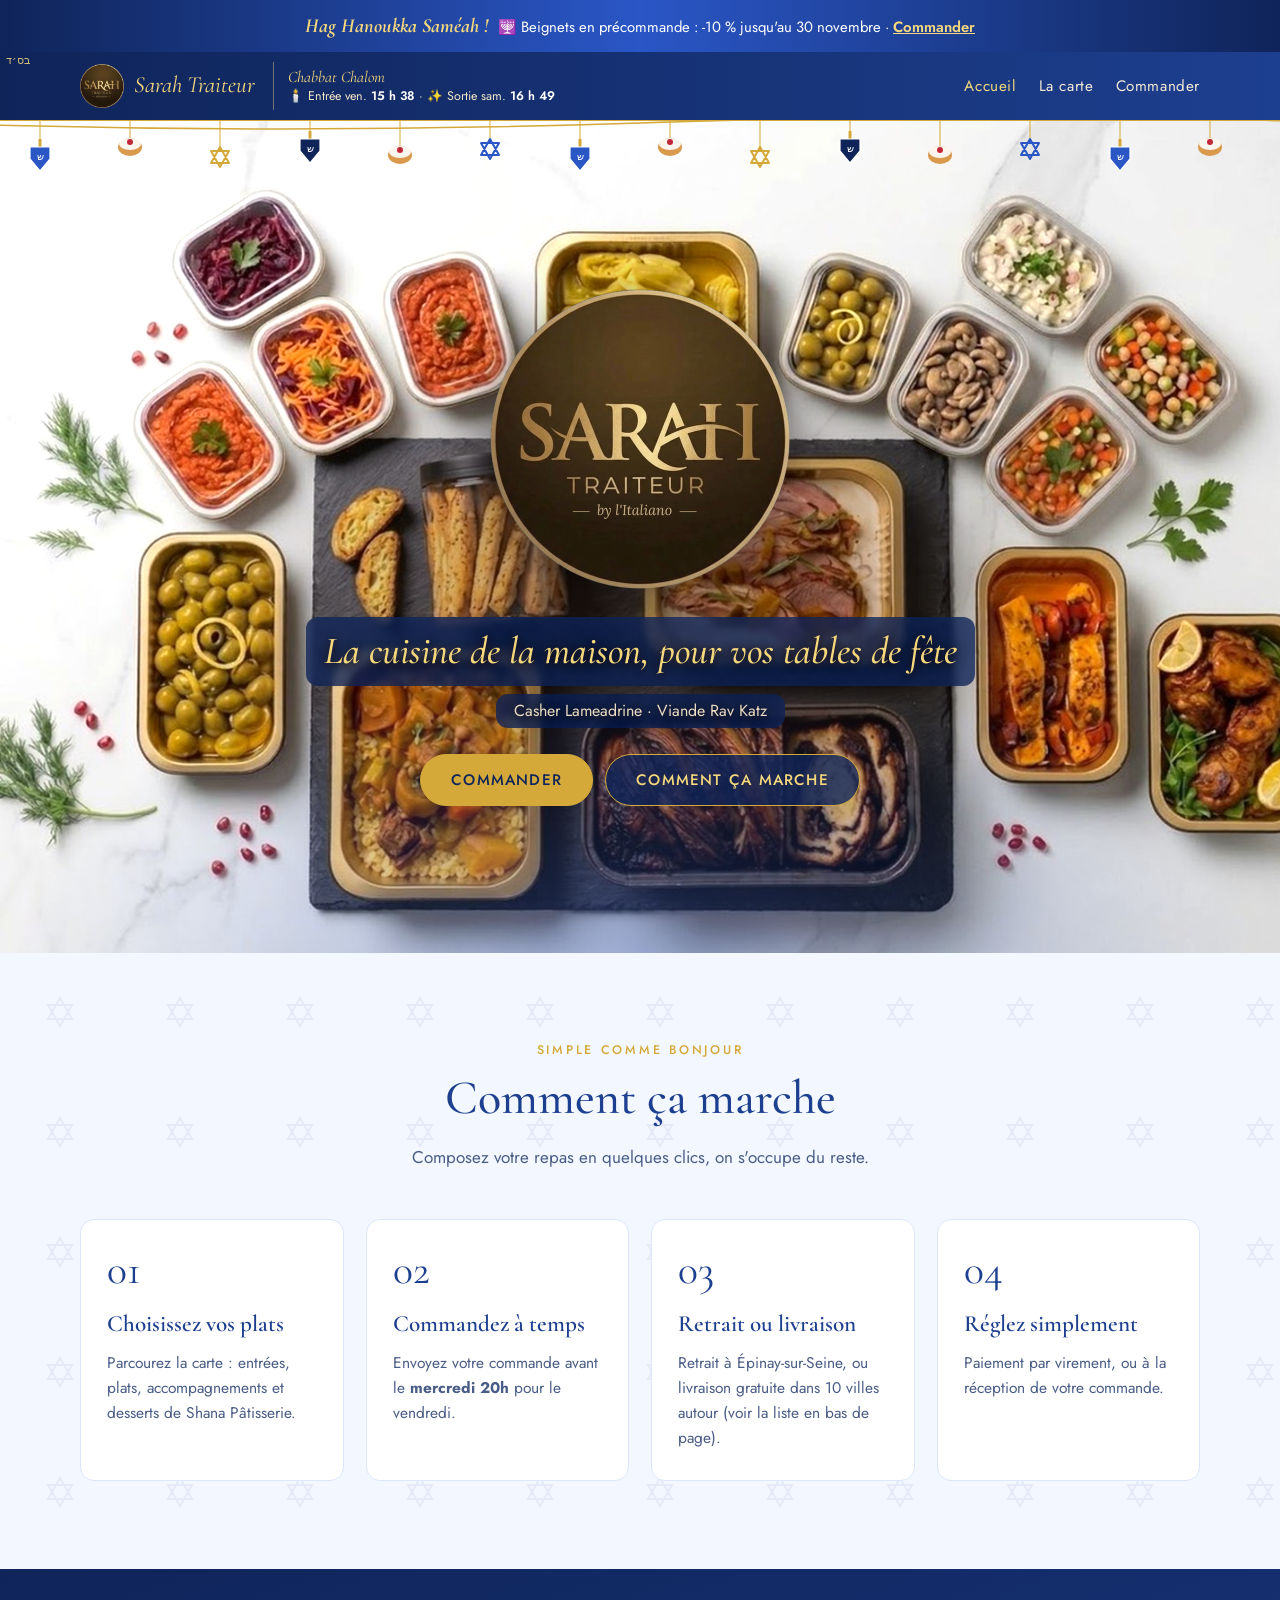
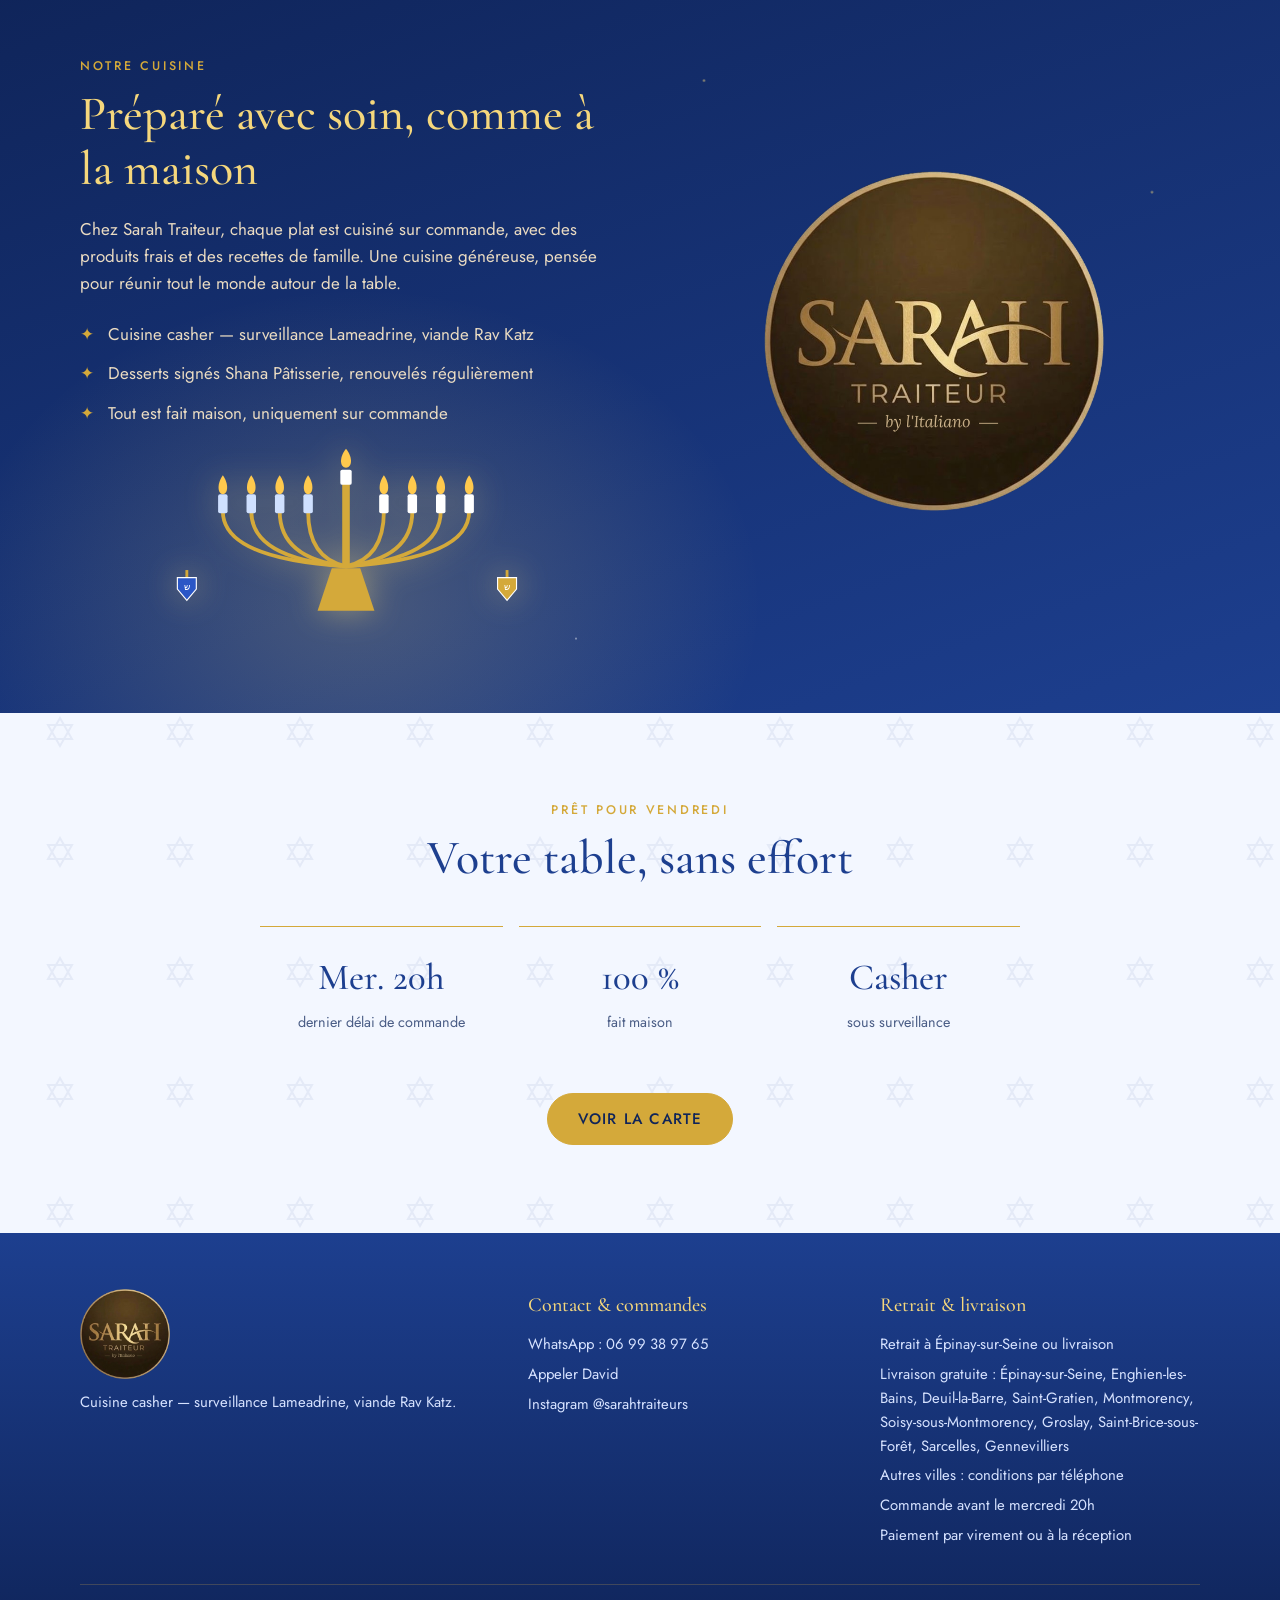
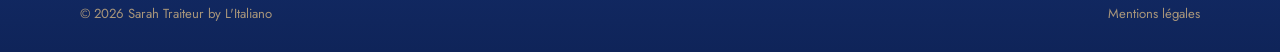
<file: index.html>
<!doctype html>
<html lang="fr">
<head>
  <meta charset="utf-8">
  <meta name="viewport" content="width=device-width, initial-scale=1">
  <title>Sarah Traiteur by L'Italiano — Traiteur casher fait maison</title>
  <meta name="description" content="Sarah Traiteur by L'Italiano : traiteur casher fait maison. Commandez vos plats avant mercredi 20h, retrait à Épinay-sur-Seine ou livraison.">
  <link rel="apple-touch-icon" href="apple-touch-icon.png">
  <link rel="manifest" href="site.webmanifest">
  <meta name="apple-mobile-web-app-title" content="Sarah Traiteur">
  <meta name="theme-color" content="#2e1a10">
  <link rel="icon" href="images/favicon.png" type="image/png">
  <link rel="preconnect" href="https://fonts.googleapis.com">
  <link rel="preconnect" href="https://fonts.gstatic.com" crossorigin>
  <link href="https://fonts.googleapis.com/css2?family=Cormorant+Garamond:ital,wght@0,500;0,600;1,500&family=Jost:wght@400;500;600&display=swap" rel="stylesheet">
  <link rel="preload" as="image" href="images/accueil.jpg" fetchpriority="high">
  <link rel="stylesheet" href="styles.css">
  <link rel="stylesheet" href="hanoukka.css">
</head>
<body data-page="accueil">
  <div id="entete"></div>

  <main>
    <section class="heros" aria-label="Bienvenue">
      <div id="diapos"></div>
      <div class="heros-contenu">
        <img class="heros-logo" src="images/logo.png" alt="Sarah Traiteur by L'Italiano">
        <h1>La cuisine de la maison, pour vos tables de fête</h1>
        <p>Casher Lameadrine · Viande Rav Katz</p>
        <div class="actions">
          <a class="bouton" href="carte.html">Commander</a>
          <a class="bouton contour" href="#comment">Comment ça marche</a>
        </div>
      </div>
      <div class="points" id="points"></div>
    </section>

    <section id="comment">
      <div class="conteneur">
        <div class="centre">
          <span class="surtitre">Simple comme bonjour</span>
          <h2>Comment ça marche</h2>
          <p class="intro">Composez votre repas en quelques clics, on s'occupe du reste.</p>
        </div>
        <div class="etapes">
          <div class="etape"><span class="num">01</span><h3>Choisissez vos plats</h3><p>Parcourez la carte : entrées, plats, accompagnements et desserts de Shana Pâtisserie.</p></div>
          <div class="etape"><span class="num">02</span><h3>Commandez à temps</h3><p>Envoyez votre commande avant le <strong data-limite>mercredi 20h</strong> pour le vendredi.</p></div>
          <div class="etape"><span class="num">03</span><h3>Retrait ou livraison</h3><p>Retrait à Épinay-sur-Seine, ou livraison gratuite dans 10 villes autour (voir la liste en bas de page).</p></div>
          <div class="etape"><span class="num">04</span><h3>Réglez simplement</h3><p>Paiement par virement, ou à la réception de votre commande.</p></div>
        </div>
      </div>
    </section>

    <section class="bande-brune">
      <div class="conteneur deux-col">
        <div>
          <span class="surtitre">Notre cuisine</span>
          <h2>Préparé avec soin, comme à la maison</h2>
          <p>Chez Sarah Traiteur, chaque plat est cuisiné sur commande, avec des produits frais et des recettes de famille. Une cuisine généreuse, pensée pour réunir tout le monde autour de la table.</p>
          <ul class="engagements">
            <li data-casher>Cuisine casher — surveillance Lameadrine, viande Rav Katz</li>
            <li>Desserts signés Shana Pâtisserie, renouvelés régulièrement</li>
            <li>Tout est fait maison, uniquement sur commande</li>
          </ul>
        </div>
        <div class="cadre-logo"><img src="images/logo.png" alt=""></div>
      </div>
    </section>

    <section>
      <div class="conteneur centre">
        <span class="surtitre">Prêt pour vendredi</span>
        <h2>Votre table, sans effort</h2>
        <div class="chiffres">
          <div class="chiffre"><strong>Mer. 20h</strong><span>dernier délai de commande</span></div>
          <div class="chiffre"><strong>100 %</strong><span>fait maison</span></div>
          <div class="chiffre"><strong>Casher</strong><span>sous surveillance</span></div>
        </div>
        <a class="bouton" href="carte.html">Voir la carte</a>
      </div>
    </section>
  </main>

  <div id="pied"></div>
  <script src="donnees.js"></script>
  <script src="reglages.js"></script>
  <script src="app.js"></script>
  <script src="hanoukka.js"></script>
</body>
</html>
</file>
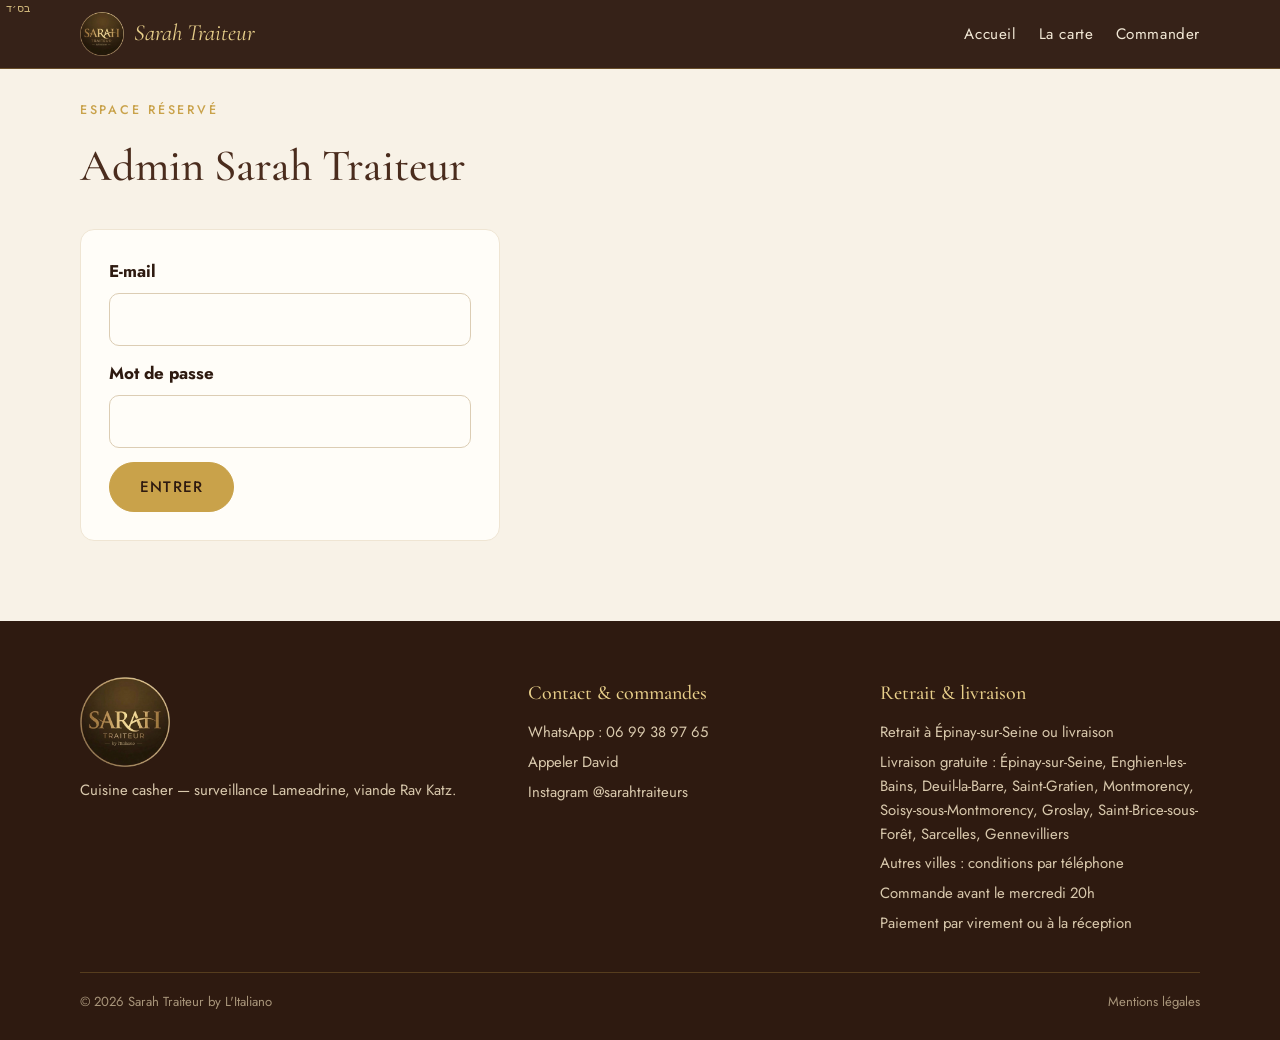
<file: admin.html>
<!doctype html>
<html lang="fr">
<head>
  <meta charset="utf-8">
  <meta name="viewport" content="width=device-width, initial-scale=1">
  <title>Admin — Sarah Traiteur</title>
  <meta name="robots" content="noindex, nofollow">
  <link rel="apple-touch-icon" href="apple-touch-icon.png">
  <meta name="apple-mobile-web-app-title" content="Sarah Admin">
  <meta name="theme-color" content="#2e1a10">
  <link rel="icon" href="images/favicon.png" type="image/png">
  <link rel="preconnect" href="https://fonts.googleapis.com">
  <link rel="preconnect" href="https://fonts.gstatic.com" crossorigin>
  <link href="https://fonts.googleapis.com/css2?family=Cormorant+Garamond:ital,wght@0,500;0,600;1,500&family=Jost:wght@400;500;600&display=swap" rel="stylesheet">
  <link rel="stylesheet" href="styles.css">
  <style>
    .admin { padding-block: 32px 80px; display: grid; grid-template-columns: minmax(0, 1fr); gap: 26px; }
    .admin h1 { font-family: var(--serif); font-weight: 500; font-size: clamp(2rem, 4.5vw, 2.8rem); color: var(--brun); }
    .admin h2 { font-family: var(--serif); font-weight: 500; font-size: 1.7rem; color: var(--brun); margin-bottom: 12px; }
    .connexion { max-width: 420px; }
    .connexion input { width: 100%; font: inherit; padding: 12px 14px; border: 1px solid #dccdb4; border-radius: 10px; background: var(--blanc); margin: 8px 0 14px; }
    .outils { display: flex; gap: 10px; flex-wrap: wrap; align-items: center; }
    .outils select { font: inherit; padding: 10px 12px; border: 1px solid #dccdb4; border-radius: 10px; background: var(--blanc); color: var(--texte); }
    .bouton.secondaire { background: transparent; color: var(--brun); border-color: #dccdb4; }
    .bouton.secondaire:hover { background: var(--creme-2); }
    .bouton.petit { padding: 9px 16px; font-size: .78rem; }
    .onglets { display: flex; gap: 8px; overflow-x: auto; scrollbar-width: none; border-bottom: 1px solid var(--creme-2); padding-bottom: 10px; position: sticky; top: 68px; background: var(--creme); z-index: 20; padding-top: 10px; }
    .onglets button { flex: none; font: inherit; font-weight: 500; font-size: .92rem; padding: 9px 18px; border-radius: 999px; border: 1px solid #dccdb4; background: var(--blanc); color: var(--brun); cursor: pointer; }
    .onglets button[aria-selected="true"] { background: var(--brun); color: var(--or-clair); border-color: var(--brun); }
    .chiffres-admin { display: grid; grid-template-columns: repeat(auto-fill, minmax(min(165px, 100%), 1fr)); gap: 12px; }
    .chiffres-admin div { background: var(--brun); color: var(--creme); border-radius: 12px; padding: 14px 18px; }
    .chiffres-admin strong { display: block; font-family: var(--serif); font-size: 2rem; color: var(--or-clair); font-weight: 500; line-height: 1.1; font-variant-numeric: tabular-nums; }
    .chiffres-admin span { font-size: .85rem; }
    .blocs { display: grid; grid-template-columns: repeat(auto-fill, minmax(min(280px, 100%), 1fr)); gap: 18px; align-items: start; }
    .bloc { background: var(--blanc); border: 1px solid var(--creme-2); border-radius: var(--rayon); padding: 18px 20px; min-width: 0; break-inside: avoid; }
    .bloc h3 { font-family: var(--serif); font-weight: 500; font-size: 1.4rem; color: var(--brun); margin-bottom: 8px; border-bottom: 1px solid var(--creme-2); padding-bottom: 6px; }
    .bloc ul { list-style: none; display: grid; }
    .bloc li { display: flex; justify-content: space-between; gap: 12px; padding: 7px 0; border-bottom: 1px dashed var(--creme-2); }
    .bloc li:last-child { border-bottom: 0; }
    .bloc li b { font-variant-numeric: tabular-nums; color: var(--brun); font-size: 1.1rem; min-width: 2.2em; text-align: right; }
    .cmds { display: grid; gap: 14px; }
    .cmd { background: var(--blanc); border: 1px solid var(--creme-2); border-radius: var(--rayon); padding: 16px 18px; break-inside: avoid; }
    .cmd.annulee { opacity: .55; }
    .cmd-haut { display: flex; justify-content: space-between; gap: 12px; flex-wrap: wrap; align-items: baseline; }
    .cmd-haut h3 { font-size: 1.15rem; color: var(--brun); }
    .cmd-haut .montant { font-family: var(--serif); font-size: 1.5rem; color: var(--brun); font-variant-numeric: tabular-nums; }
    .cmd .infos { color: var(--texte-doux); font-size: .9rem; margin: 4px 0 10px; }
    .cmd .infos a { color: inherit; }
    .cmd ul { list-style: none; border-top: 1px dashed var(--creme-2); padding-top: 8px; display: grid; gap: 4px; font-size: .94rem; }
    .cmd ul small { display: block; color: var(--texte-doux); padding-left: 14px; }
    .cmd .remarque { margin-top: 8px; background: #fbf0e6; border-radius: 8px; padding: 8px 12px; font-size: .9rem; }
    .etats { display: flex; gap: 8px; flex-wrap: wrap; margin-top: 12px; }
    .etats button { font: inherit; font-size: .82rem; padding: 7px 14px; border-radius: 999px; border: 1px solid #dccdb4; background: transparent; color: var(--brun); cursor: pointer; }
    .etats button[aria-pressed="true"] { background: var(--brun); color: var(--or-clair); border-color: var(--brun); }
    .etats button.paye[aria-pressed="true"] { background: #2f6b3a; border-color: #2f6b3a; color: #fff; }
    .etats button.supprimer { margin-left: auto; border-color: #e3b7ae; color: #8a2e22; }
    .etats button.supprimer:hover { background: #8a2e22; color: #fff; border-color: #8a2e22; }
    .etats button.annule[aria-pressed="true"] { background: #8a2e22; border-color: #8a2e22; color: #fff; }
    .pastille { display: inline-block; font-size: .75rem; padding: 2px 10px; border-radius: 999px; background: var(--creme-2); color: var(--brun); margin-left: 6px; vertical-align: middle; }
    .pastille.ok { background: #dcefdc; color: #2f6b3a; }
    .pastille.non { background: #f6e3cf; color: #8a4b12; }
    .tableau { overflow-x: auto; border: 1px solid var(--creme-2); border-radius: var(--rayon); background: var(--blanc); }
    .tableau table { width: 100%; border-collapse: collapse; font-size: .92rem; }
    .tableau th, .tableau td { text-align: left; padding: 10px 14px; border-bottom: 1px solid var(--creme-2); white-space: nowrap; }
    .tableau th { background: var(--creme-2); color: var(--brun); font-weight: 600; }
    .tableau td.n { text-align: right; font-variant-numeric: tabular-nums; }
    .graphe { display: flex; align-items: flex-end; gap: 3px; height: 160px; padding: 10px 4px 0; border-bottom: 1px solid var(--creme-2); }
    .graphe div { flex: 1; background: var(--or); border-radius: 4px 4px 0 0; min-height: 2px; position: relative; }
    .graphe div:hover { background: var(--brun); }
    .graphe-legende { display: flex; justify-content: space-between; font-size: .78rem; color: var(--texte-doux); margin-top: 6px; }
    .barres { list-style: none; display: grid; gap: 10px; }
    .barres li { display: grid; grid-template-columns: minmax(0, 1.3fr) minmax(0, 1fr) auto auto; align-items: center; gap: 10px; border: 0 !important; padding: 0 !important; }
    .barres .b-nom { font-size: .92rem; }
    .barres .b-barre { height: 10px; background: var(--creme-2); border-radius: 999px; overflow: hidden; }
    .barres .b-barre i { display: block; height: 100%; background: var(--or); border-radius: 999px; }
    .barres b { font-variant-numeric: tabular-nums; color: var(--brun); min-width: 2em; text-align: right; }
    .barres small { color: var(--texte-doux); font-size: .78rem; min-width: 3em; text-align: right; }
    .gagnant { margin-top: 18px; background: var(--brun); color: var(--creme); border-radius: var(--rayon); padding: 24px; text-align: center; }
    .gagnant .nom-gagnant { font-family: var(--serif); font-size: clamp(2rem, 6vw, 3rem); color: var(--or-clair); line-height: 1.1; margin: 6px 0; }
    .gagnant .actions-gagnant { display: flex; gap: 10px; justify-content: center; flex-wrap: wrap; margin-top: 16px; }
    .gagnant.roule .nom-gagnant { opacity: .75; }
    .toast { position: fixed; left: 50%; bottom: 24px; transform: translateX(-50%); z-index: 100; background: #2f6b3a; color: #fff; padding: 12px 20px; border-radius: 999px; box-shadow: 0 8px 24px rgba(0,0,0,.25); font-size: .92rem; }
    .toast.erreur { background: #8a2e22; }
    .ouvert-ferme { display: flex; gap: 14px; align-items: center; flex-wrap: wrap; }
    .etat-cmd { font-weight: 600; padding: 6px 14px; border-radius: 999px; }
    .etat-cmd.ouvert { background: #dcefdc; color: #2f6b3a; } .etat-cmd.ferme { background: #f6dcd6; color: #8a2e22; }
    .ed-cat { margin-top: 18px; }
    .ed-plat { display: grid; grid-template-columns: 64px minmax(0, 2fr) minmax(0, 1fr) 96px auto; gap: 10px; align-items: center; padding: 10px 0; border-bottom: 1px dashed var(--creme-2); }
    .ed-plat.masque { opacity: .5; }
    .ed-plat input[type="text"], .ed-plat input[type="number"], .ed-txt { font: inherit; font-size: .9rem; padding: 8px 10px; border: 1px solid #dccdb4; border-radius: 8px; background: var(--blanc); width: 100%; min-width: 0; }
    .ed-plat .desc { grid-column: 2 / 5; }
    .ed-photo { width: 64px; height: 64px; border-radius: 10px; background: var(--creme-2) center/cover no-repeat; border: 1px solid #dccdb4; cursor: pointer; position: relative; display: grid; place-items: center; font-size: .7rem; color: var(--texte-doux); text-align: center; }
    .ed-photo input { position: absolute; inset: 0; opacity: 0; cursor: pointer; }
    .ed-actions { display: flex; flex-direction: column; gap: 6px; font-size: .82rem; }
    .ed-actions label { display: flex; gap: 6px; align-items: center; white-space: nowrap; }
    .ed-modifie { box-shadow: inset 3px 0 0 var(--or); padding-left: 8px; }
    .barre-sauver { position: sticky; bottom: 0; z-index: 30; background: var(--creme); border-top: 1px solid var(--creme-2); padding: 12px 0; display: flex; gap: 10px; align-items: center; flex-wrap: wrap; margin-top: 16px; }
    @media (max-width: 640px) {
      .ed-plat { grid-template-columns: 56px minmax(0, 1fr) 80px; }
      .ed-plat .unite-champ { grid-column: 2 / 3; } .ed-plat .desc { grid-column: 2 / 4; } .ed-actions { grid-column: 2 / 4; flex-direction: row; flex-wrap: wrap; }
      .ed-photo { width: 56px; height: 56px; }
      .barre-sauver { flex-wrap: nowrap; padding: 8px 0; gap: 8px; }
      .barre-sauver .bouton { padding: 10px 14px; font-size: .74rem; white-space: nowrap; }
      #info-sauver { display: none; }
    }
    .message { color: var(--texte-doux); font-style: italic; }
    .erreur-admin { color: #8a2e22; font-weight: 500; }
    .petit-texte { font-size: .85rem; color: var(--texte-doux); }
    @media print {
      #entete, #pied, .outils, .onglets, .etats, .ne-pas-imprimer, .commander-flottant { display: none !important; }
      [data-panneau] { display: block !important; }
      [data-panneau="visites"], [data-panneau="ca"], [data-panneau="clients"], [data-panneau="tirage"], [data-panneau="carte"] { display: none !important; }
      body { background: #fff; }
      .bloc, .cmd { border-color: #999; }
      .chiffres-admin div { background: #fff; color: #000; border: 1px solid #999; }
      .chiffres-admin strong { color: #000; }
    }
  </style>
</head>
<body data-page="admin">
  <div id="entete"></div>

  <main class="conteneur admin">
    <div>
      <span class="surtitre">Espace réservé</span>
      <h1>Admin Sarah Traiteur</h1>
    </div>

    <form class="carte-blanche connexion" id="connexion" hidden>
      <label for="email-admin"><strong>E-mail</strong></label>
      <input id="email-admin" type="email" autocomplete="username" required>
      <label for="mdp"><strong>Mot de passe</strong></label>
      <input id="mdp" type="password" autocomplete="current-password" required>
      <button class="bouton" type="submit">Entrer</button>
      <p class="erreur-admin" id="erreur-connexion" role="alert"></p>
    </form>

    <div id="espace" hidden>
      <div class="outils ne-pas-imprimer">
        <label for="choix-vendredi" class="petit-texte">Jour :</label>
        <select id="choix-vendredi"></select>
        <button class="bouton petit" type="button" id="actualiser">Actualiser</button>
        <button class="bouton petit secondaire" type="button" id="imprimer">Imprimer</button>
        <a class="bouton petit secondaire" id="lien-tableur" target="_blank" rel="noopener" hidden>Google Sheets</a>
        <a class="bouton petit secondaire" href="index.html">Voir le site</a>
        <button class="bouton petit secondaire" type="button" id="deconnexion">Se déconnecter</button>
      </div>
      <p class="petit-texte" id="maj-info" style="margin-top:8px"></p>

      <div class="onglets ne-pas-imprimer" role="tablist" style="margin-top:18px">
        <button type="button" role="tab" data-onglet="resume" aria-selected="true">Résumé</button>
        <button type="button" role="tab" data-onglet="cuisine" aria-selected="false">À préparer</button>
        <button type="button" role="tab" data-onglet="commandes" aria-selected="false">Commandes</button>
        <button type="button" role="tab" data-onglet="clients" aria-selected="false">Clients</button>
        <button type="button" role="tab" data-onglet="carte" aria-selected="false">✏️ Carte & prix</button>
        <button type="button" role="tab" data-onglet="tirage" aria-selected="false">🎁 Tirage au sort</button>
        <button type="button" role="tab" data-onglet="ca" aria-selected="false">Chiffre d'affaires</button>
        <button type="button" role="tab" data-onglet="visites" aria-selected="false">Statistiques</button>
      </div>

      <section data-panneau="resume" style="padding:24px 0 0"></section>
      <section data-panneau="cuisine" style="padding:24px 0 0" hidden></section>
      <section data-panneau="commandes" style="padding:24px 0 0" hidden></section>
      <section data-panneau="clients" style="padding:24px 0 0" hidden></section>
      <section data-panneau="carte" style="padding:24px 0 0" hidden></section>
      <section data-panneau="tirage" style="padding:24px 0 0" hidden></section>
      <section data-panneau="ca" style="padding:24px 0 0" hidden></section>
      <section data-panneau="visites" style="padding:24px 0 0" hidden></section>
    </div>
  </main>

  <div id="pied"></div>
  <script src="donnees.js"></script>
  <script src="reglages.js"></script>
  <script src="app.js"></script>
  <script src="admin.js"></script>
</body>
</html>
</file>
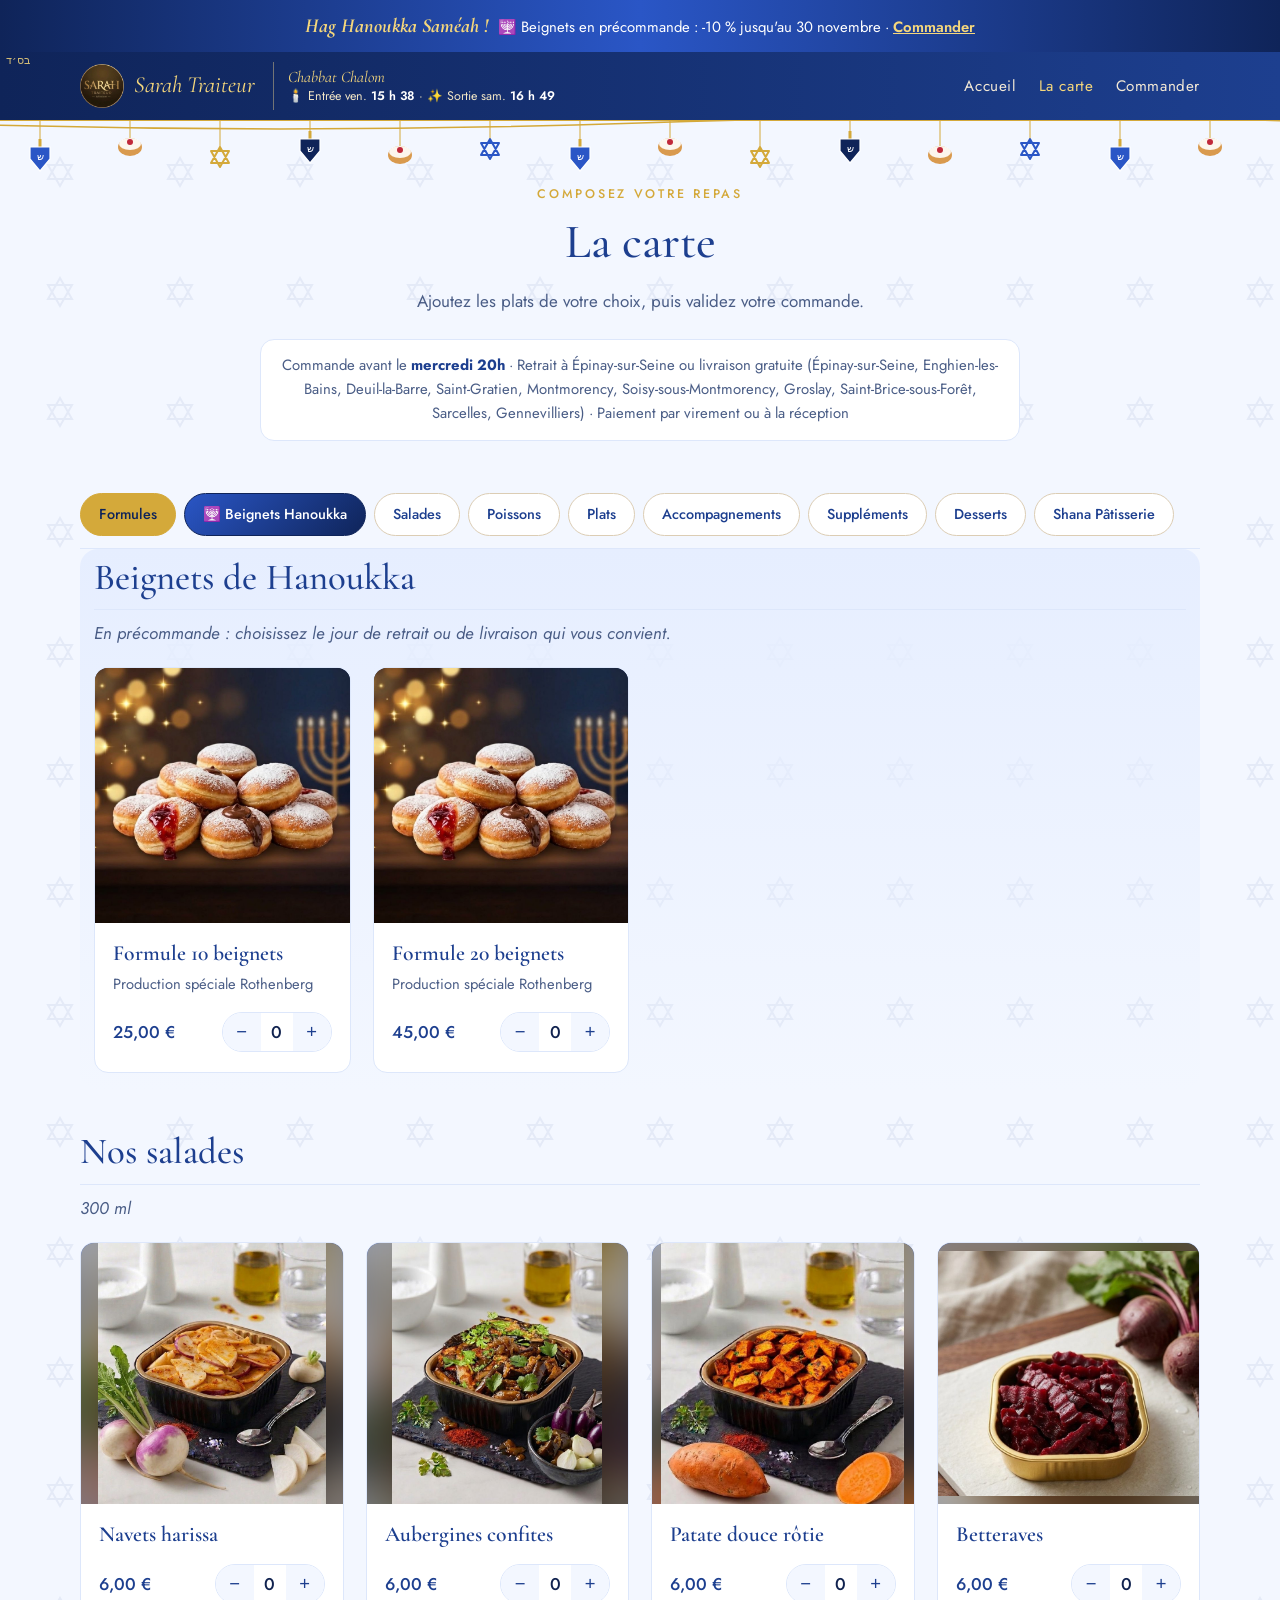
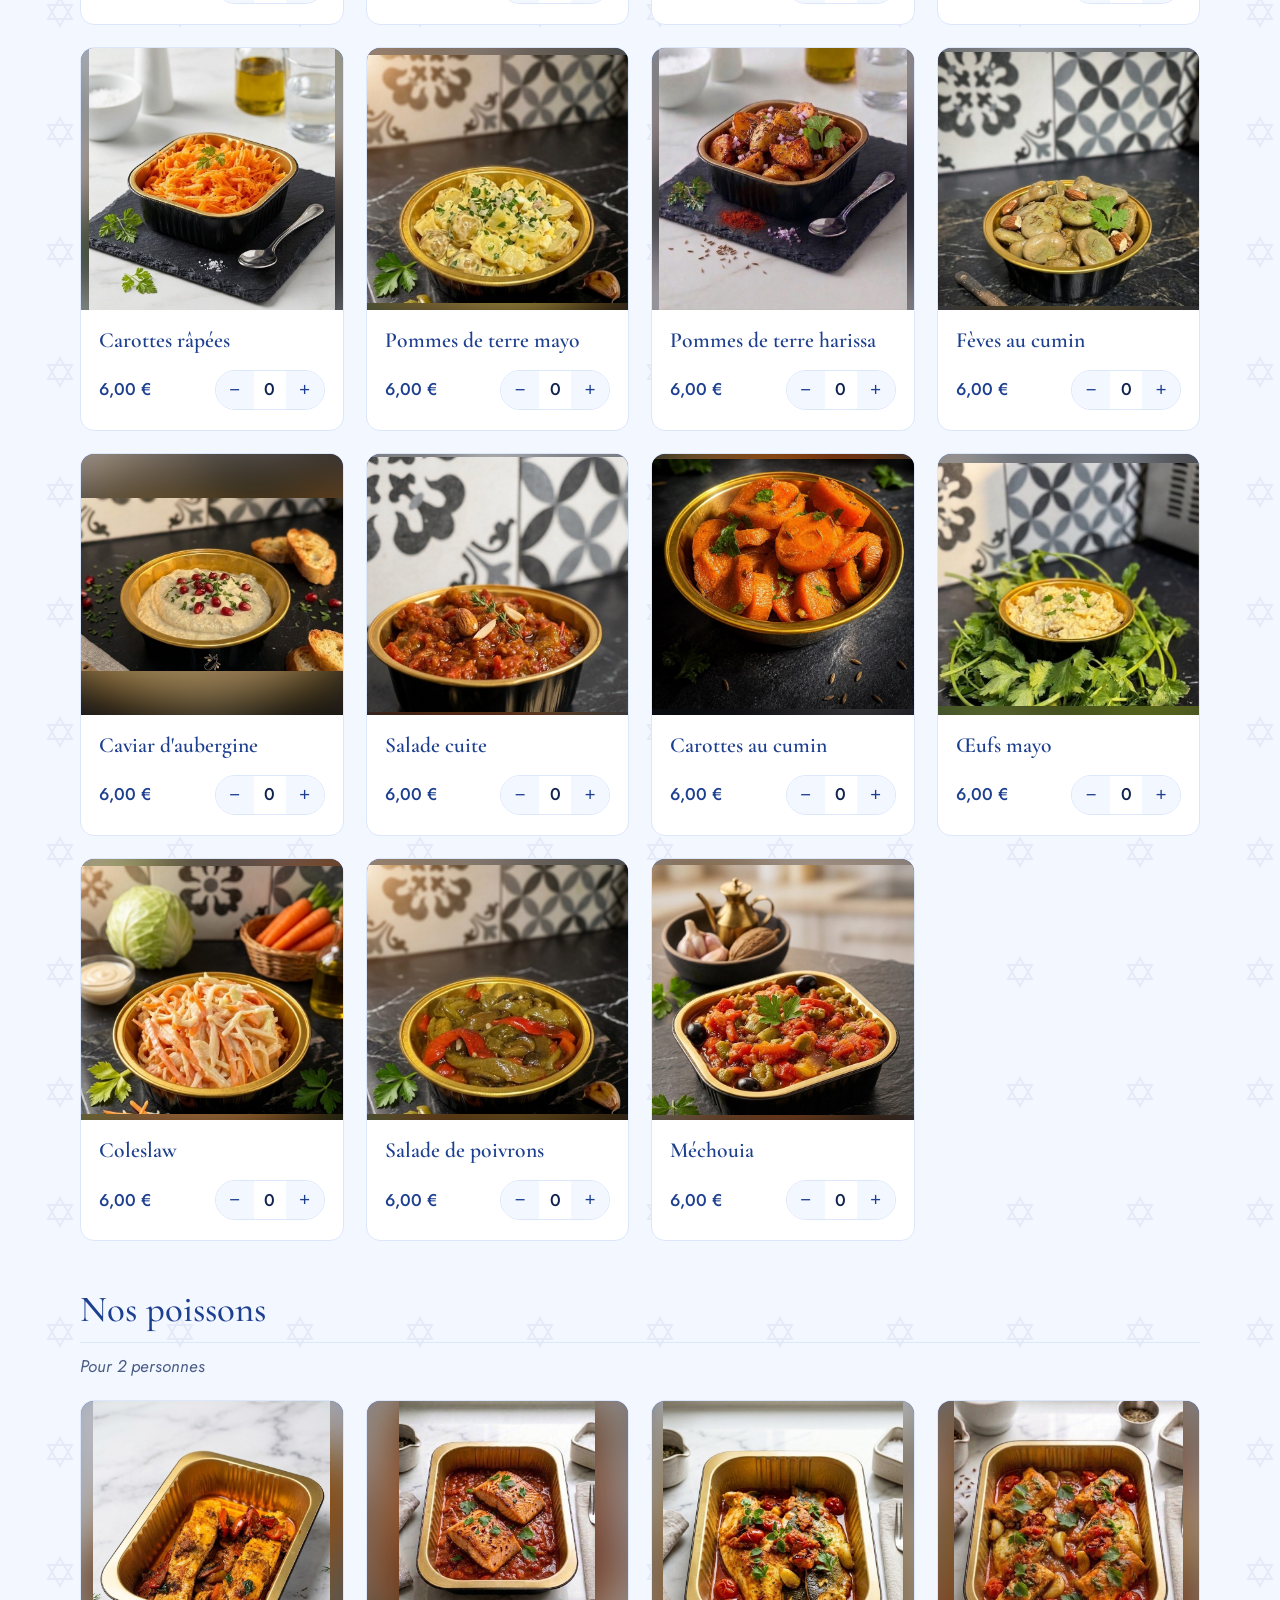
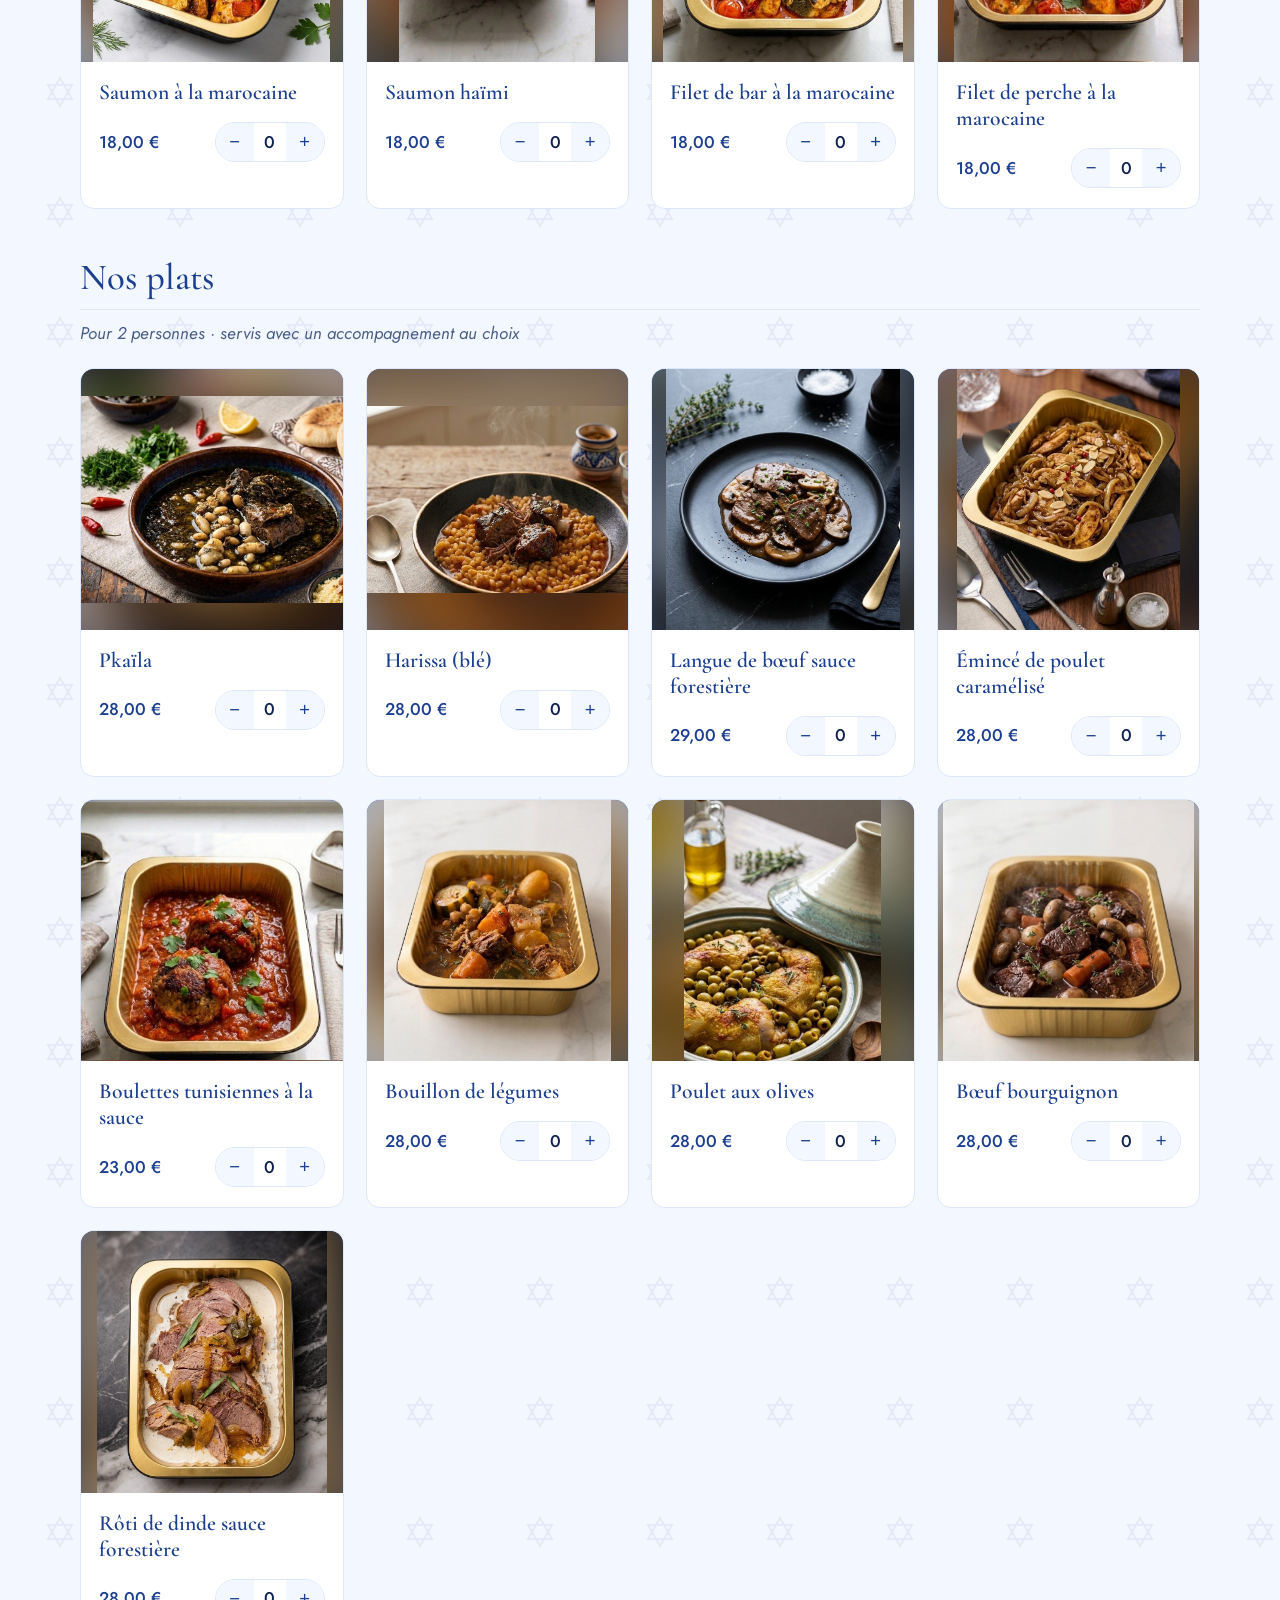
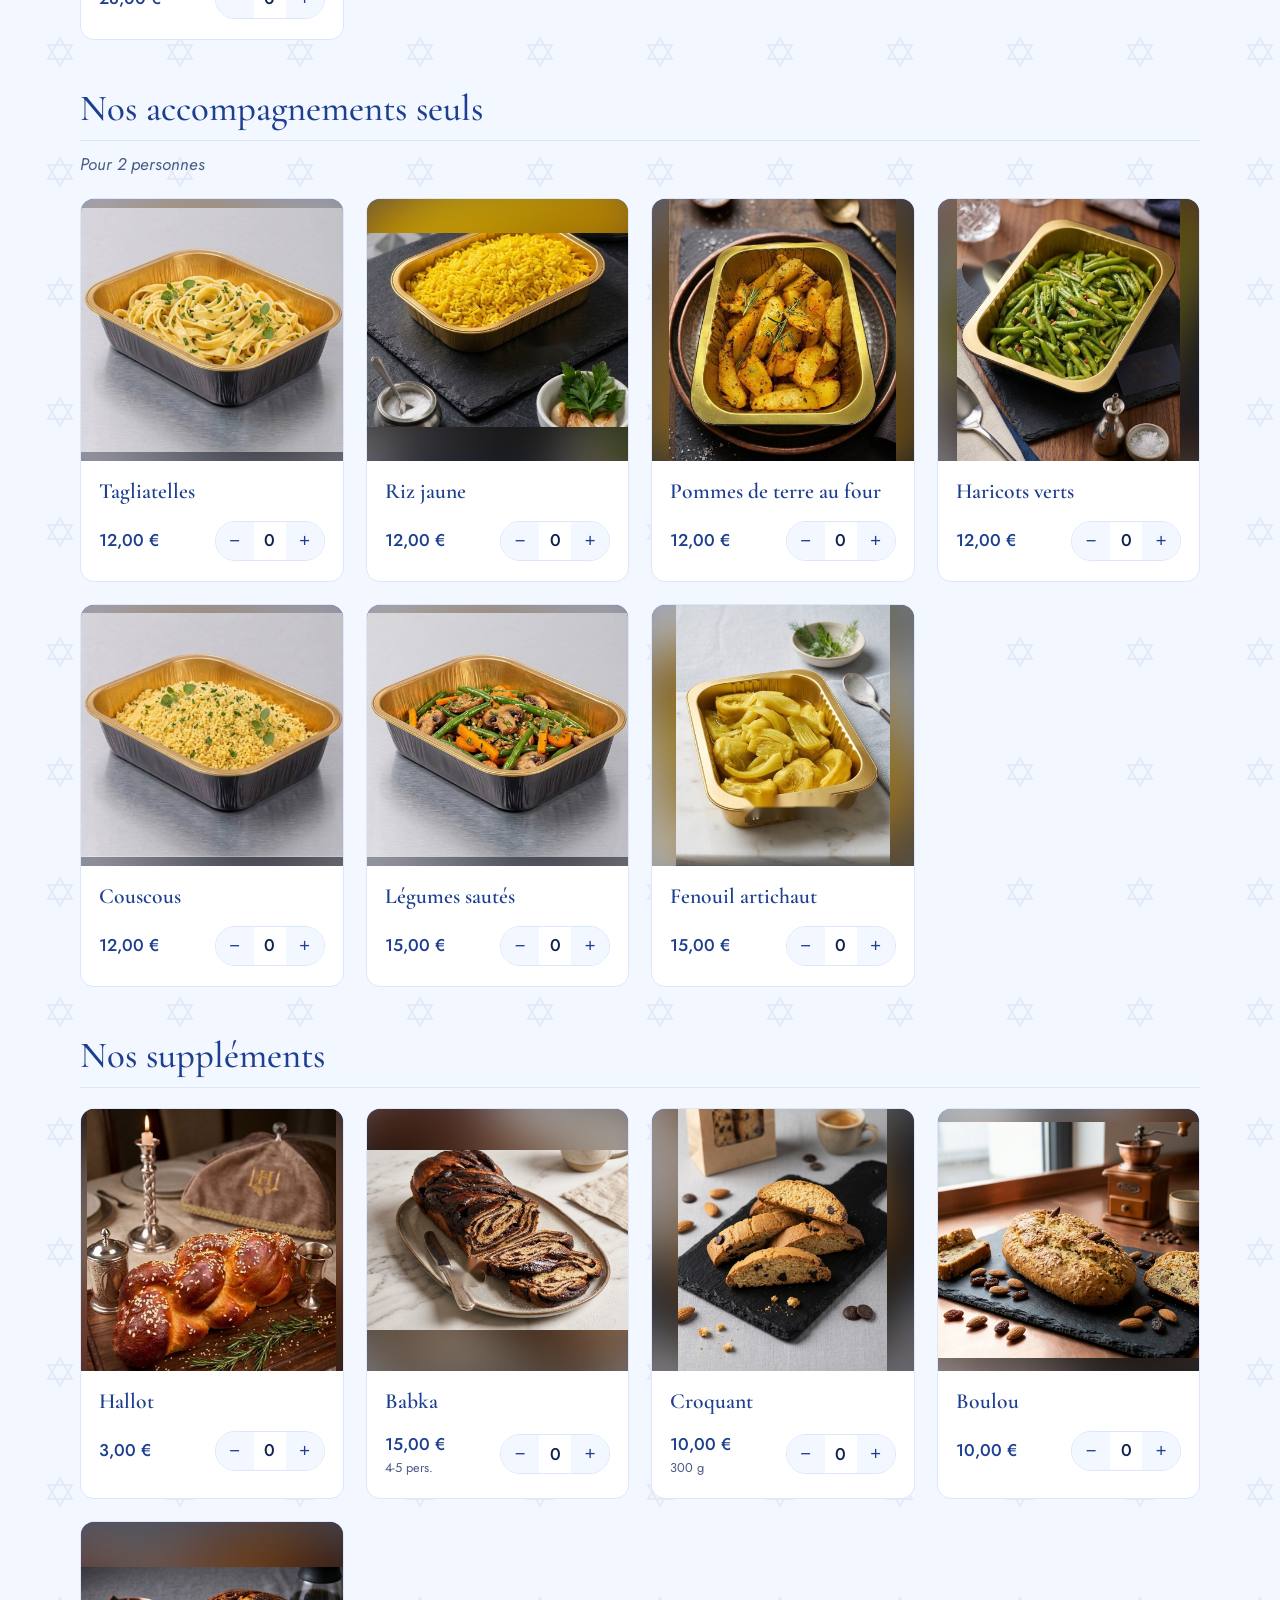
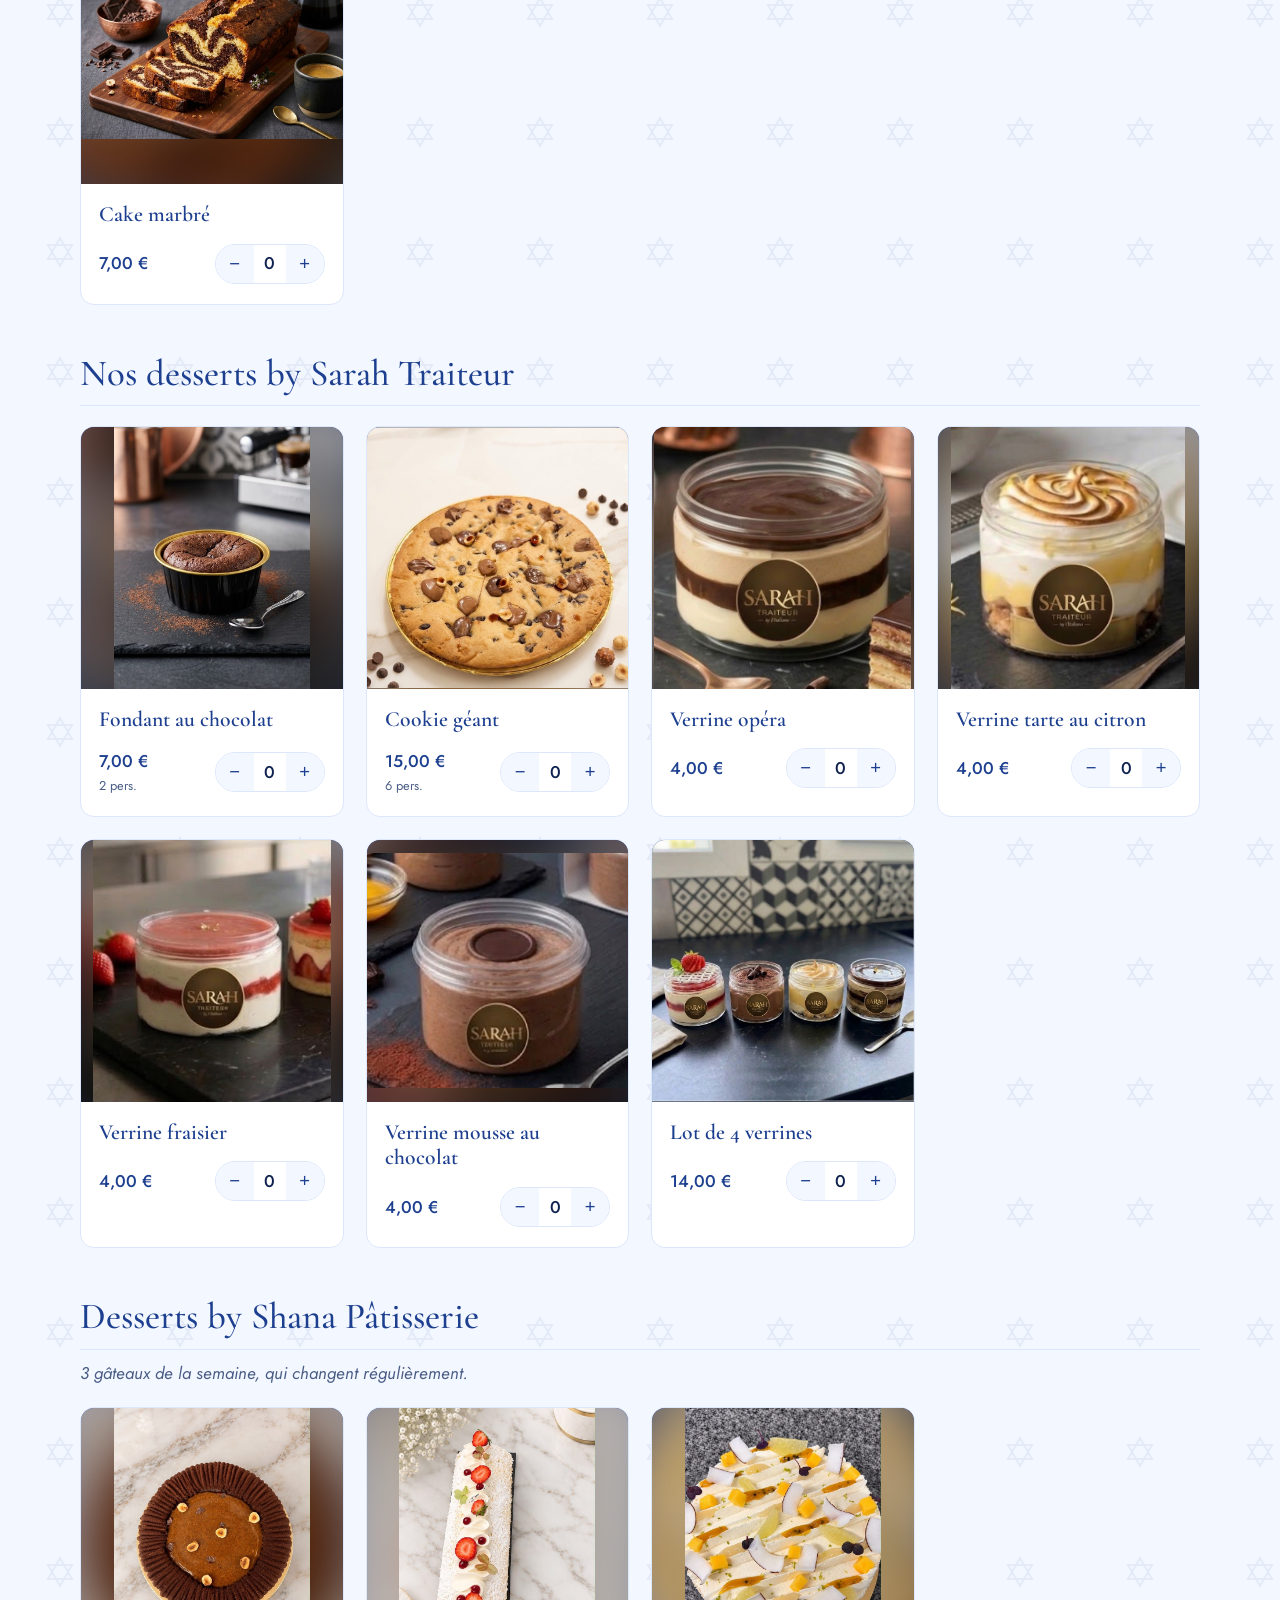
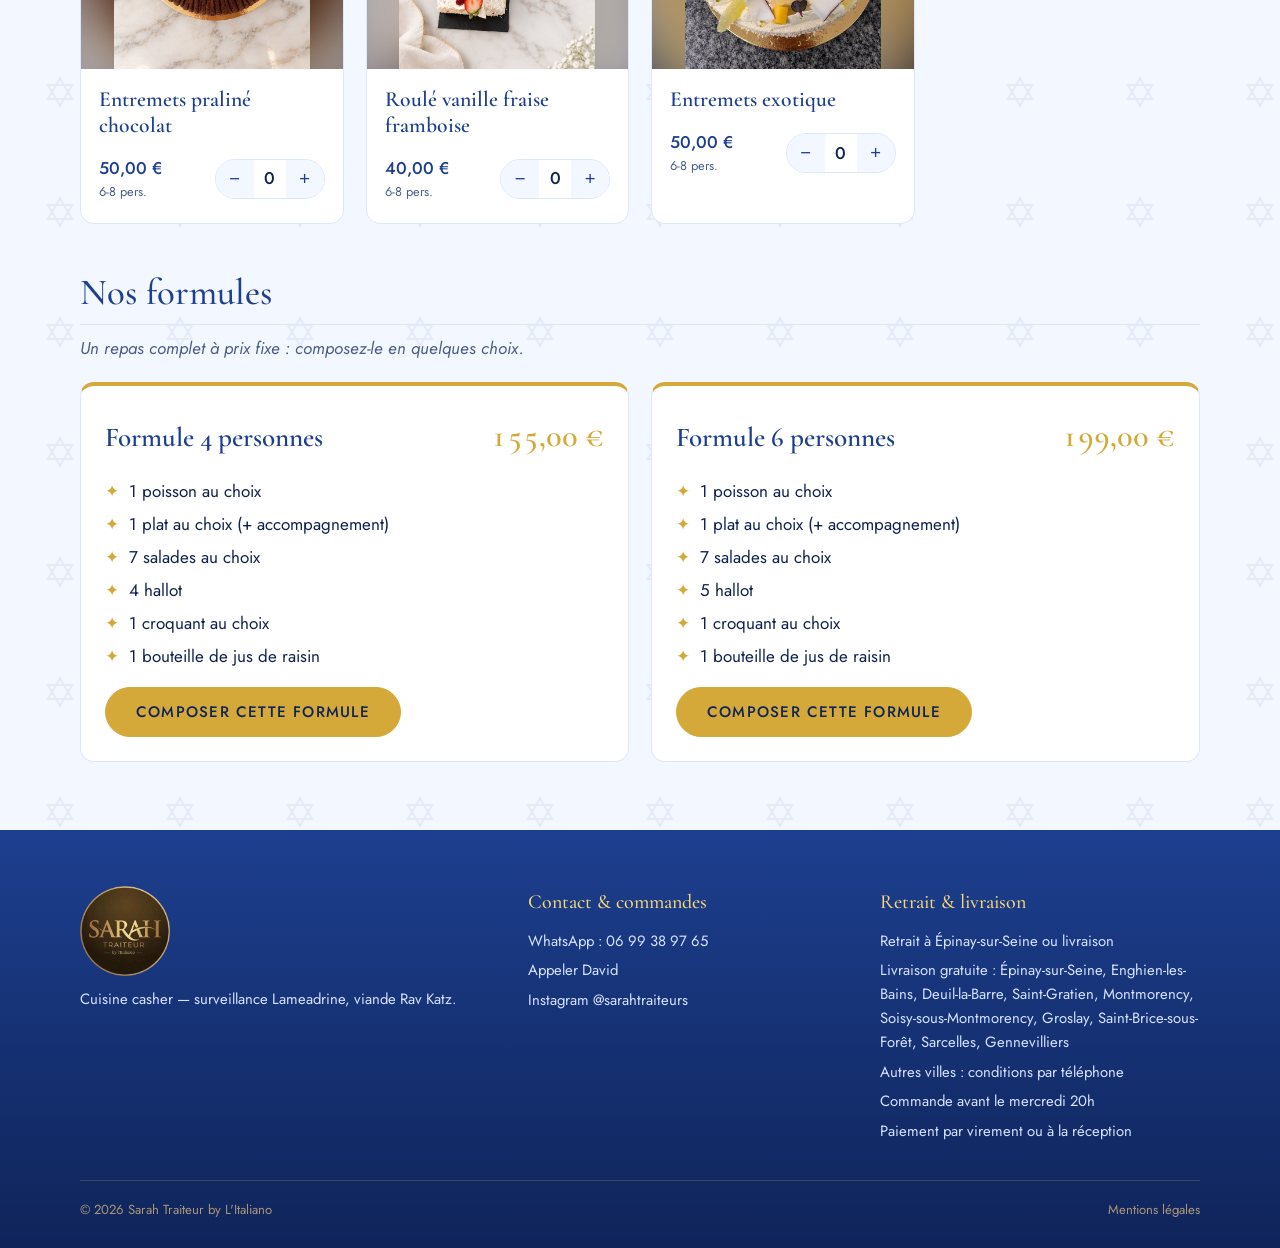
<file: carte.html>
<!doctype html>
<html lang="fr">
<head>
  <meta charset="utf-8">
  <meta name="viewport" content="width=device-width, initial-scale=1">
  <title>La carte — Sarah Traiteur by L'Italiano</title>
  <meta name="description" content="La carte de Sarah Traiteur : entrées, plats, accompagnements et desserts casher faits maison.">
  <link rel="apple-touch-icon" href="apple-touch-icon.png">
  <link rel="manifest" href="site.webmanifest">
  <meta name="apple-mobile-web-app-title" content="Sarah Traiteur">
  <meta name="theme-color" content="#2e1a10">
  <link rel="icon" href="images/favicon.png" type="image/png">
  <link rel="preconnect" href="https://fonts.googleapis.com">
  <link rel="preconnect" href="https://fonts.gstatic.com" crossorigin>
  <link href="https://fonts.googleapis.com/css2?family=Cormorant+Garamond:ital,wght@0,500;0,600;1,500&family=Jost:wght@400;500;600&display=swap" rel="stylesheet">
  <link rel="stylesheet" href="styles.css">
  <link rel="stylesheet" href="hanoukka.css">
</head>
<body data-page="carte">
  <div id="entete"></div>

  <main class="conteneur">
    <div class="page-titre">
      <span class="surtitre">Composez votre repas</span>
      <h2>La carte</h2>
      <p>Ajoutez les plats de votre choix, puis validez votre commande.</p>
      <div class="rappel">Commande avant le <strong id="limite">mercredi 20h</strong> · Retrait à Épinay-sur-Seine ou livraison gratuite (Épinay-sur-Seine, Enghien-les-Bains, Deuil-la-Barre, Saint-Gratien, Montmorency, Soisy-sous-Montmorency, Groslay, Saint-Brice-sous-Forêt, Sarcelles, Gennevilliers) · Paiement par virement ou à la réception</div>
    </div>
    <nav class="menu-categories" id="menu-categories" aria-label="Catégories de la carte"></nav>
    <div id="recommander"></div>
    <div id="carte"></div>
    <div style="height:60px"></div>
  </main>

  <div class="barre-panier" id="barre-panier">
    <div class="conteneur">
      <span id="barre-texte">0 article</span>
      <a class="bouton" href="commander.html">Valider ma commande</a>
    </div>
  </div>

  <div id="pied"></div>
  <script src="donnees.js"></script>
  <script src="reglages.js"></script>
  <script src="app.js"></script>
  <script src="hanoukka.js"></script>
</body>
</html>
</file>
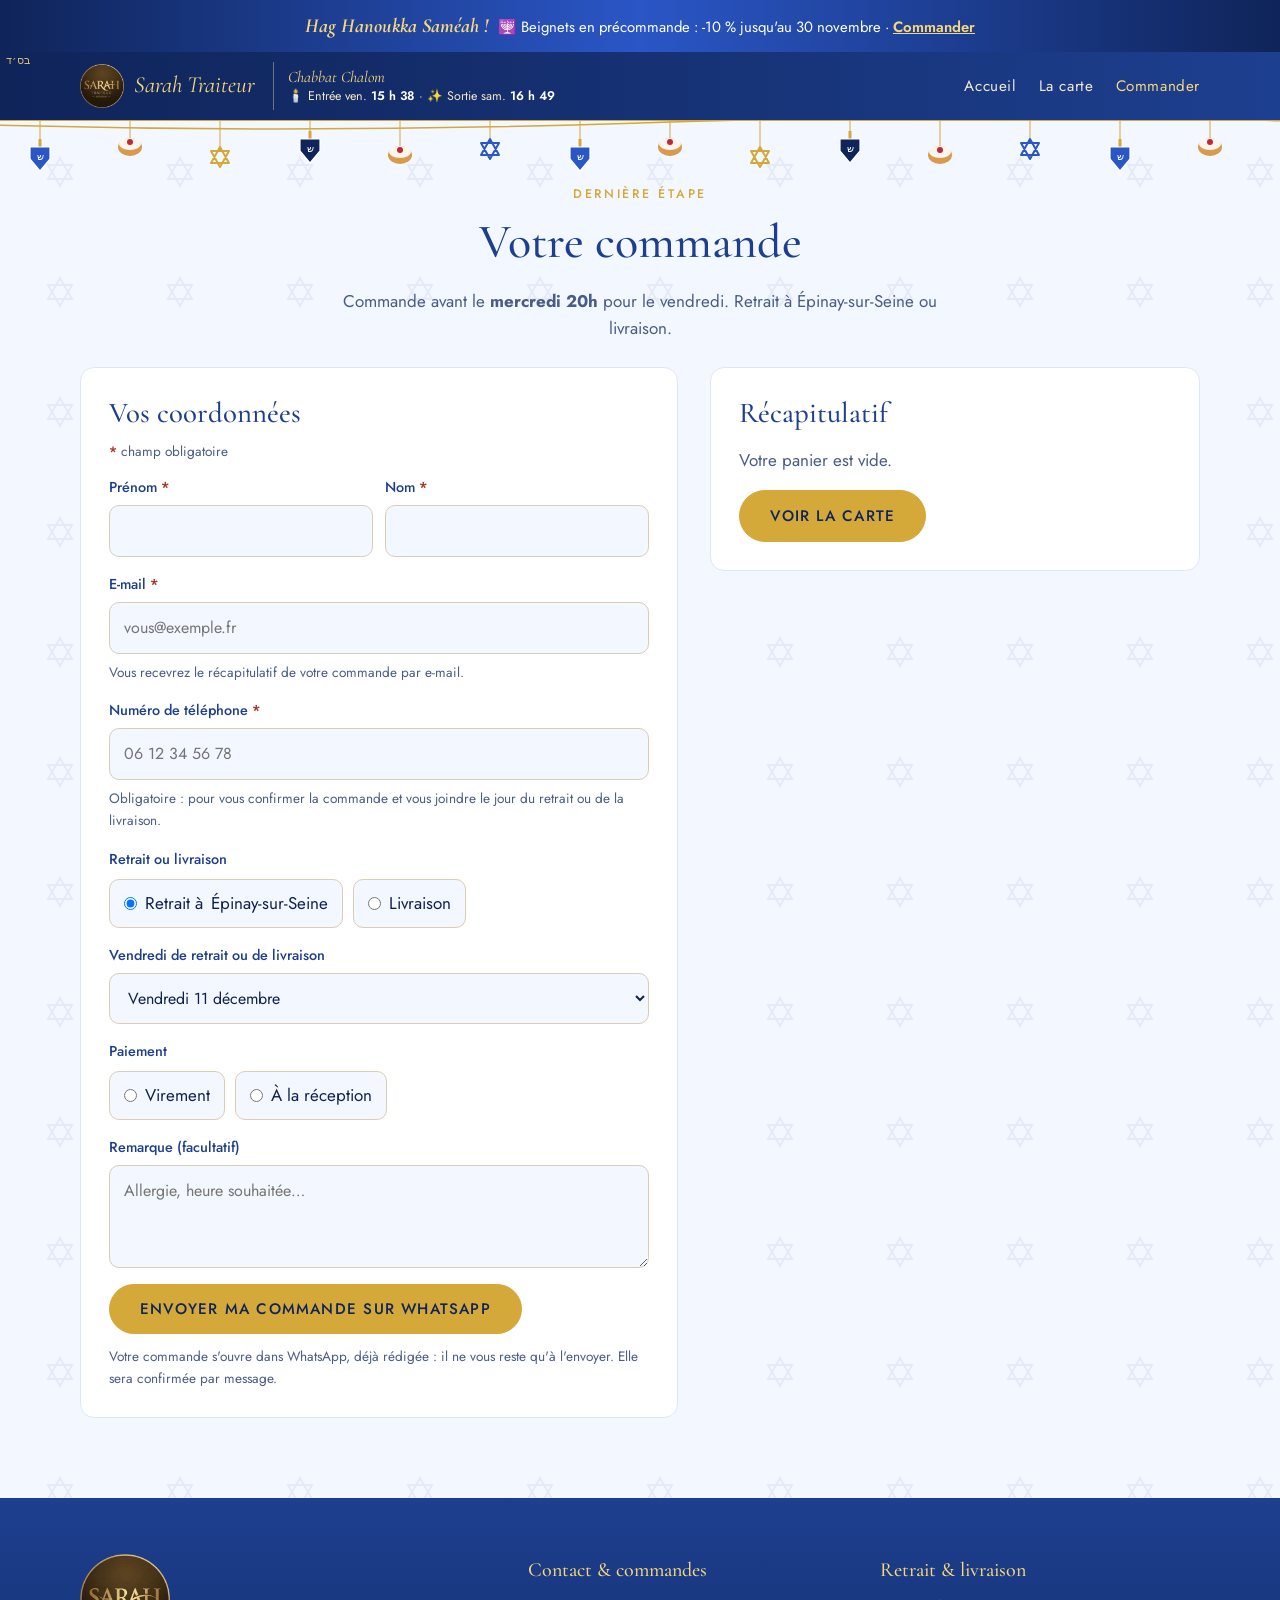
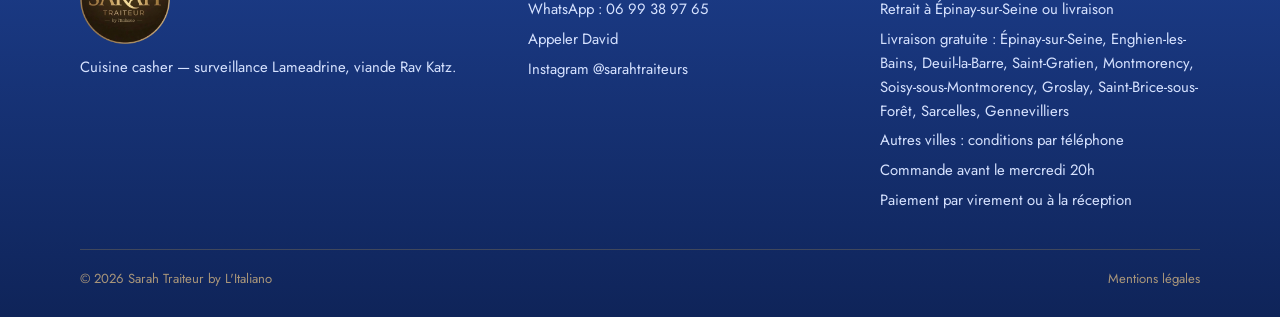
<file: commander.html>
<!doctype html>
<html lang="fr">
<head>
  <meta charset="utf-8">
  <meta name="viewport" content="width=device-width, initial-scale=1">
  <title>Commander — Sarah Traiteur by L'Italiano</title>
  <meta name="description" content="Passez votre commande chez Sarah Traiteur, retrait à Épinay-sur-Seine ou livraison.">
  <link rel="apple-touch-icon" href="apple-touch-icon.png">
  <link rel="manifest" href="site.webmanifest">
  <meta name="apple-mobile-web-app-title" content="Sarah Traiteur">
  <meta name="theme-color" content="#2e1a10">
  <link rel="icon" href="images/favicon.png" type="image/png">
  <link rel="preconnect" href="https://fonts.googleapis.com">
  <link rel="preconnect" href="https://fonts.gstatic.com" crossorigin>
  <link href="https://fonts.googleapis.com/css2?family=Cormorant+Garamond:ital,wght@0,500;0,600;1,500&family=Jost:wght@400;500;600&display=swap" rel="stylesheet">
  <link rel="stylesheet" href="styles.css">
  <link rel="stylesheet" href="hanoukka.css">
</head>
<body data-page="commander">
  <div id="entete"></div>

  <main class="conteneur">
    <div class="page-titre">
      <span class="surtitre">Dernière étape</span>
      <h2>Votre commande</h2>
      <p>Commande avant le <strong id="limite">mercredi 20h</strong> pour le vendredi. Retrait à <span id="adresse"></span> ou livraison.</p>
    </div>

    <div class="commande">
      <form class="carte-blanche" id="formulaire">
        <h2>Vos coordonnées</h2>
        <p class="petit" style="margin:-6px 0 14px"><span class="oblig">*</span> champ obligatoire</p>
        <div class="champ-duo">
          <div class="champ">
            <label for="prenom">Prénom <span class="oblig">*</span></label>
            <input id="prenom" name="prenom" required autocomplete="given-name">
          </div>
          <div class="champ">
            <label for="nom">Nom <span class="oblig">*</span></label>
            <input id="nom" name="nom" required autocomplete="family-name">
          </div>
        </div>
        <div class="champ">
          <label for="email">E-mail <span class="oblig">*</span></label>
          <input id="email" name="email" type="email" inputmode="email" required autocomplete="email" placeholder="vous@exemple.fr">
          <p class="petit" style="margin-top:2px">Vous recevrez le récapitulatif de votre commande par e-mail.</p>
        </div>
        <div class="champ">
          <label for="telephone">Numéro de téléphone <span class="oblig">*</span></label>
          <input id="telephone" name="telephone" type="tel" inputmode="tel" required autocomplete="tel" placeholder="06 12 34 56 78"
                 pattern="^\s*(?:\+33\s?[1-9]|0[1-9])(?:[\s.\-]?\d{2}){4}\s*$"
                 title="Entrez un numéro à 10 chiffres, par exemple 06 12 34 56 78">
          <p class="petit" style="margin-top:2px">Obligatoire : pour vous confirmer la commande et vous joindre le jour du retrait ou de la livraison.</p>
        </div>
        <fieldset>
          <legend>Retrait ou livraison</legend>
          <div class="choix">
            <label><input type="radio" id="mode-retrait" name="mode" value="Retrait" required checked> Retrait à <span data-ville>Épinay-sur-Seine</span></label>
            <label id="choix-livraison"><input type="radio" id="mode-livraison" name="mode" value="Livraison"> Livraison</label>
          </div>
        </fieldset>
        <div class="champ" id="bloc-adresse" hidden>
          <label for="ville">Ville de livraison</label>
          <select id="ville" name="ville"></select>
          <p class="petit" id="info-livraison" style="margin-top:4px"></p>
          <label for="adresse-livraison" style="margin-top:8px">Adresse de livraison</label>
          <textarea id="adresse-livraison" name="adresse" rows="2" autocomplete="street-address" placeholder="Numéro, rue, code postal"></textarea>
        </div>
        <div class="champ" id="bloc-vendredi">
          <label for="date">Vendredi de retrait ou de livraison</label>
          <select id="date" name="date" required></select>
        </div>
        <div class="champ" id="bloc-date-beignets" hidden>
          <label for="date-beignets">Jour souhaité pour vos beignets (précommande) <span class="oblig">*</span></label>
          <input id="date-beignets" name="dateBeignets" type="date">
          <p class="petit" style="margin-top:2px">Les beignets peuvent être retirés ou livrés le jour de votre choix, pas seulement le vendredi.</p>
        </div>
        <fieldset>
          <legend>Paiement</legend>
          <div class="choix">
            <label><input type="radio" name="paiement" value="Virement" required> Virement</label>
            <label><input type="radio" name="paiement" value="À la réception"> À la réception</label>
          </div>
        </fieldset>
        <div class="champ">
          <label for="remarque">Remarque (facultatif)</label>
          <textarea id="remarque" name="remarque" rows="3" placeholder="Allergie, heure souhaitée…"></textarea>
        </div>
        <button class="bouton" type="submit">Envoyer ma commande sur WhatsApp</button>
        <p class="erreur" id="erreur" role="alert"></p>
        <p class="petit">Votre commande s'ouvre dans WhatsApp, déjà rédigée : il ne vous reste qu'à l'envoyer. Elle sera confirmée par message.</p>
        <p class="petit" id="merci" hidden><strong>Merci !</strong> Pensez à appuyer sur « Envoyer » dans WhatsApp.</p>
      </form>

      <aside class="carte-blanche">
        <h2>Récapitulatif</h2>
        <div id="recap"></div>
      </aside>
    </div>
  </main>

  <div id="pied"></div>
  <script src="donnees.js"></script>
  <script src="reglages.js"></script>
  <script src="app.js"></script>
  <script src="hanoukka.js"></script>
</body>
</html>
</file>
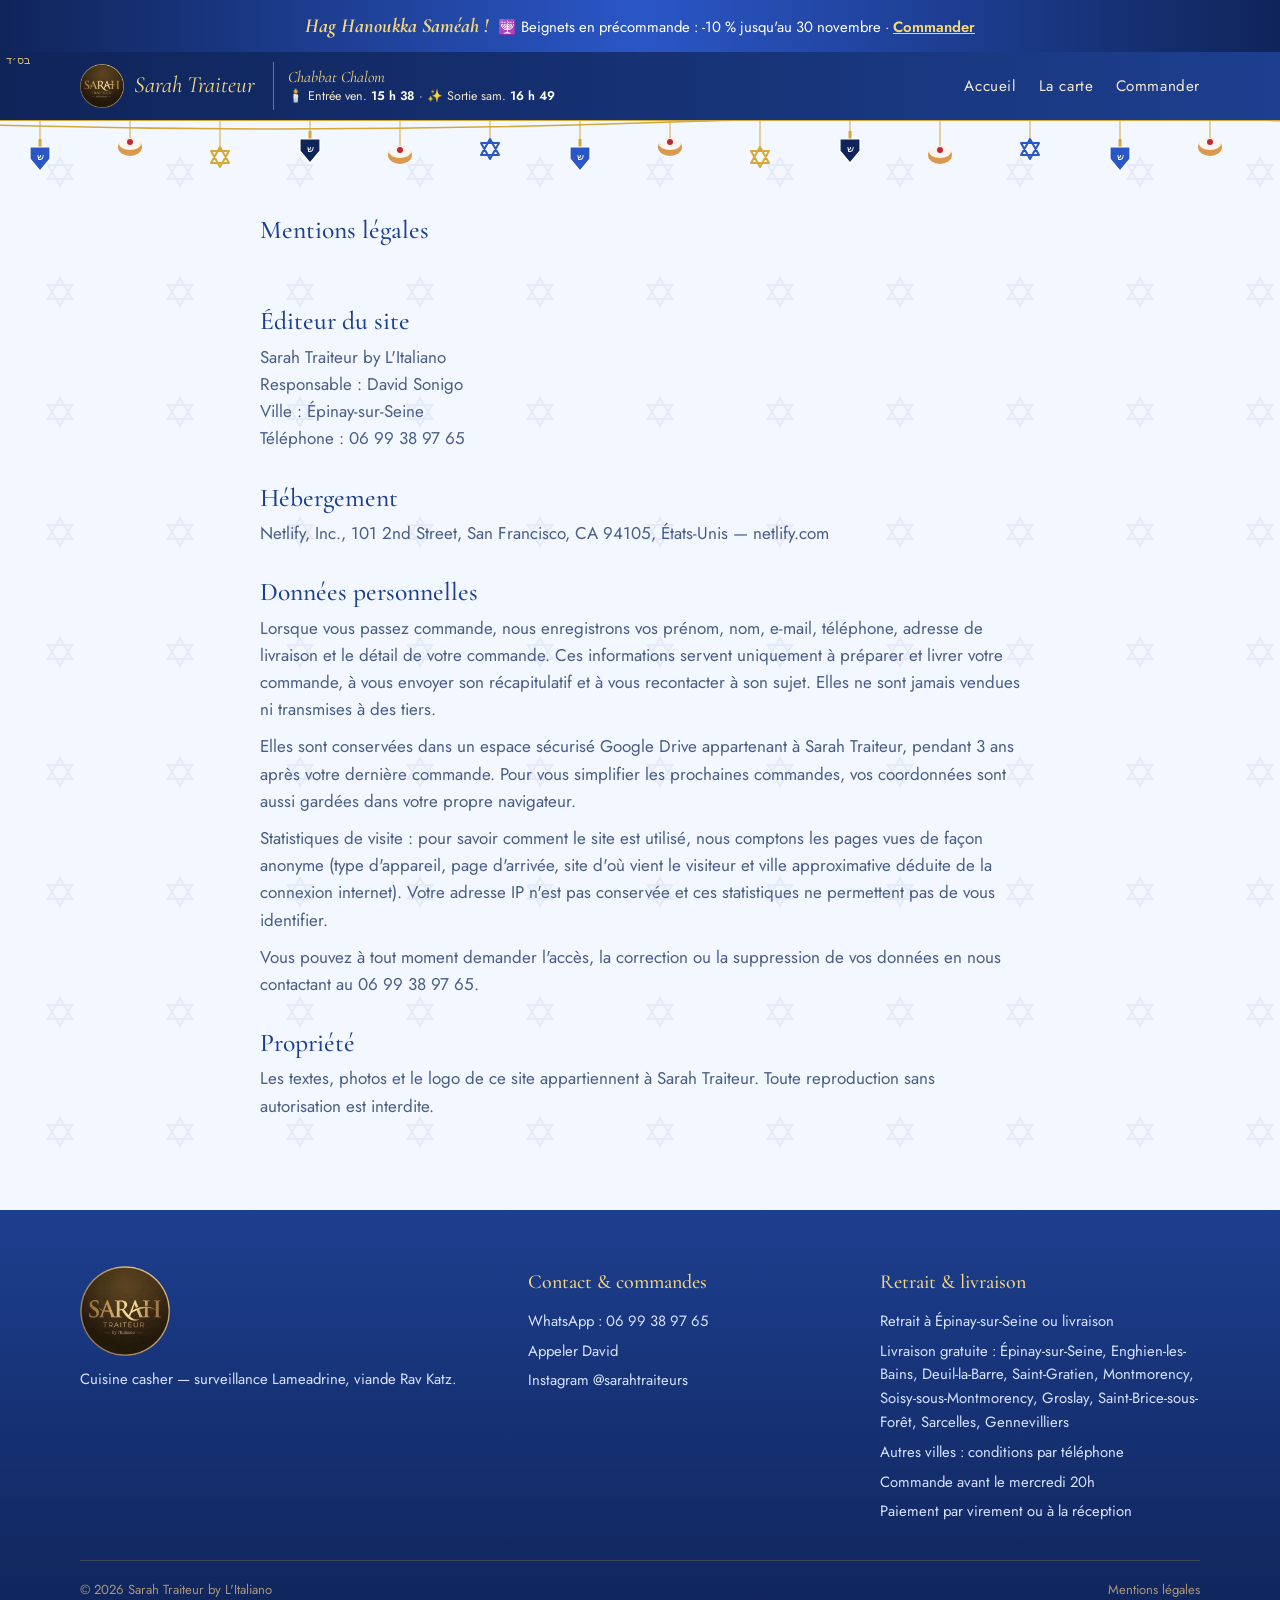
<file: mentions-legales.html>
<!doctype html>
<html lang="fr">
<head>
  <meta charset="utf-8">
  <meta name="viewport" content="width=device-width, initial-scale=1">
  <title>Mentions légales — Sarah Traiteur by L'Italiano</title>
  <meta name="robots" content="noindex">
  <link rel="apple-touch-icon" href="apple-touch-icon.png">
  <link rel="manifest" href="site.webmanifest">
  <meta name="apple-mobile-web-app-title" content="Sarah Traiteur">
  <meta name="theme-color" content="#2e1a10">
  <link rel="icon" href="images/favicon.png" type="image/png">
  <link href="https://fonts.googleapis.com/css2?family=Cormorant+Garamond:ital,wght@0,500;0,600;1,500&family=Jost:wght@400;500;600&display=swap" rel="stylesheet">
  <link rel="stylesheet" href="styles.css">
  <link rel="stylesheet" href="hanoukka.css">
</head>
<body data-page="mentions">
  <div id="entete"></div>

  <main class="conteneur texte-page">
    <div class="page-titre" style="text-align:left">
      <h2>Mentions légales</h2>
    </div>

    <h2>Éditeur du site</h2>
    <p>Sarah Traiteur by L'Italiano<br>
    Responsable : David Sonigo<br>
    Ville : Épinay-sur-Seine<br>
    Téléphone : 06 99 38 97 65</p>

    <h2>Hébergement</h2>
    <p>Netlify, Inc., 101 2nd Street, San Francisco, CA 94105, États-Unis — netlify.com</p>

    <h2>Données personnelles</h2>
    <p>Lorsque vous passez commande, nous enregistrons vos prénom, nom, e-mail, téléphone, adresse de livraison et le détail de votre commande. Ces informations servent uniquement à préparer et livrer votre commande, à vous envoyer son récapitulatif et à vous recontacter à son sujet. Elles ne sont jamais vendues ni transmises à des tiers.</p>
    <p>Elles sont conservées dans un espace sécurisé Google Drive appartenant à Sarah Traiteur, pendant 3 ans après votre dernière commande. Pour vous simplifier les prochaines commandes, vos coordonnées sont aussi gardées dans votre propre navigateur.</p>
    <p>Statistiques de visite : pour savoir comment le site est utilisé, nous comptons les pages vues de façon anonyme (type d'appareil, page d'arrivée, site d'où vient le visiteur et ville approximative déduite de la connexion internet). Votre adresse IP n'est pas conservée et ces statistiques ne permettent pas de vous identifier.</p>
    <p>Vous pouvez à tout moment demander l'accès, la correction ou la suppression de vos données en nous contactant au 06 99 38 97 65.</p>

    <h2>Propriété</h2>
    <p>Les textes, photos et le logo de ce site appartiennent à Sarah Traiteur. Toute reproduction sans autorisation est interdite.</p>
  </main>

  <div id="pied"></div>
  <script src="donnees.js"></script>
  <script src="reglages.js"></script>
  <script src="app.js"></script>
  <script src="hanoukka.js"></script>
</body>
</html>
</file>
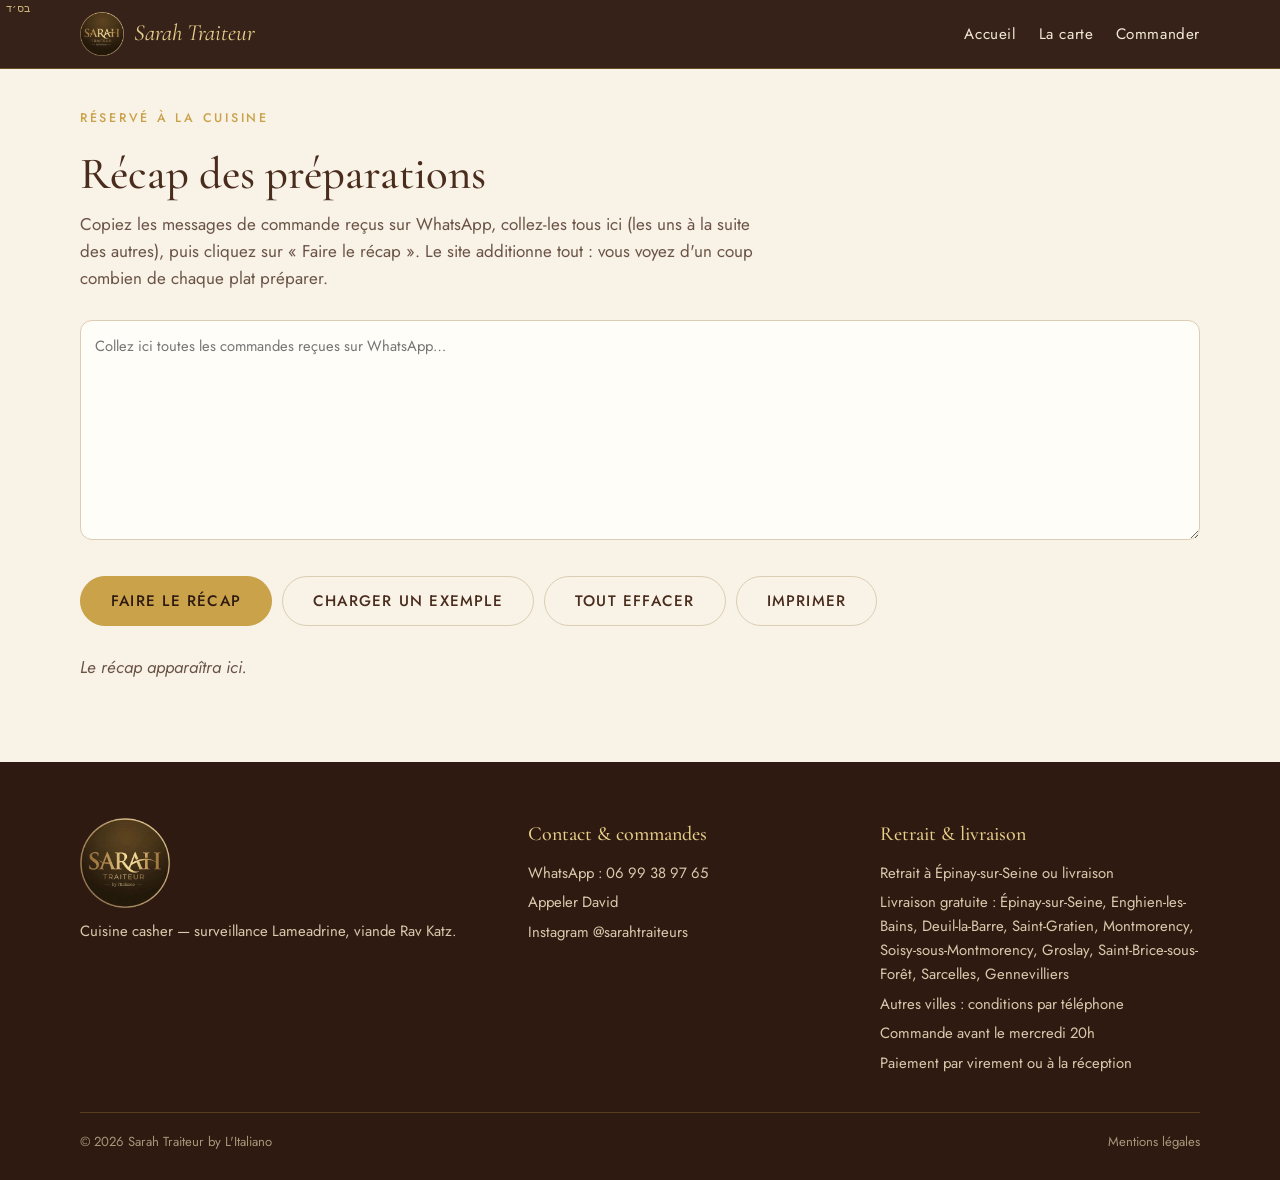
<file: preparation.html>
<!doctype html>
<html lang="fr">
<head>
  <meta charset="utf-8">
  <meta name="viewport" content="width=device-width, initial-scale=1">
  <title>Récap préparation — Sarah Traiteur</title>
  <meta name="robots" content="noindex, nofollow">
  <link rel="apple-touch-icon" href="apple-touch-icon.png">
  <link rel="manifest" href="site.webmanifest">
  <meta name="apple-mobile-web-app-title" content="Sarah Traiteur">
  <meta name="theme-color" content="#2e1a10">
  <link rel="icon" href="images/favicon.png" type="image/png">
  <link rel="preconnect" href="https://fonts.googleapis.com">
  <link rel="preconnect" href="https://fonts.gstatic.com" crossorigin>
  <link href="https://fonts.googleapis.com/css2?family=Cormorant+Garamond:ital,wght@0,500;0,600;1,500&family=Jost:wght@400;500;600&display=swap" rel="stylesheet">
  <link rel="stylesheet" href="styles.css">
  <style>
    .prep { padding-block: 40px 80px; display: grid; grid-template-columns: minmax(0, 1fr); gap: 28px; }
    #resultat { min-width: 0; }
    .prep h1 { font-family: var(--serif); font-weight: 500; font-size: clamp(2rem, 4.5vw, 2.8rem); color: var(--brun); }
    .prep .intro-prep { color: var(--texte-doux); max-width: 680px; }
    .prep textarea { width: 100%; min-height: 220px; font: inherit; font-size: 0.92rem; padding: 14px; border: 1px solid #dccdb4; border-radius: 12px; background: var(--blanc); color: var(--texte); resize: vertical; }
    .prep textarea:focus { outline: 2px solid var(--or); outline-offset: 1px; }
    .prep .barre-actions { display: flex; gap: 10px; flex-wrap: wrap; align-items: center; }
    .prep .bouton.secondaire { background: transparent; color: var(--brun); border-color: #dccdb4; }
    .prep .bouton.secondaire:hover { background: var(--creme-2); }
    .resume { display: flex; gap: 12px; flex-wrap: wrap; }
    .resume div { background: var(--brun); color: var(--creme); border-radius: 12px; padding: 12px 18px; min-width: 130px; }
    .resume strong { display: block; font-family: var(--serif); font-size: 2rem; color: var(--or-clair); font-weight: 500; line-height: 1.1; font-variant-numeric: tabular-nums; }
    .resume span { font-size: 0.85rem; }
    .blocs { display: grid; grid-template-columns: repeat(auto-fill, minmax(min(280px, 100%), 1fr)); gap: 18px; align-items: start; }
    .bloc { background: var(--blanc); border: 1px solid var(--creme-2); border-radius: var(--rayon); padding: 18px 20px; min-width: 0; break-inside: avoid; }
    .bloc h2 { font-size: 1.4rem; margin-bottom: 8px; border-bottom: 1px solid var(--creme-2); padding-bottom: 6px; }
    .bloc ul { list-style: none; display: grid; }
    .bloc li { display: flex; justify-content: space-between; gap: 12px; padding: 7px 0; border-bottom: 1px dashed var(--creme-2); }
    .bloc li:last-child { border-bottom: 0; }
    .bloc li b { font-variant-numeric: tabular-nums; color: var(--brun); font-size: 1.1rem; min-width: 2.2em; text-align: right; }
    .bloc li small { display: block; color: var(--texte-doux); font-size: 0.8rem; }
    .bloc.autres { border-color: #e6c9a8; background: #fbf0e6; }
    .clients { width: 100%; border-collapse: collapse; font-size: 0.9rem; background: var(--blanc); border-radius: var(--rayon); overflow: hidden; }
    .clients th, .clients td { text-align: left; padding: 10px 12px; border-bottom: 1px solid var(--creme-2); vertical-align: top; }
    .clients th { background: var(--creme-2); color: var(--brun); font-weight: 600; }
    .clients td.num { font-variant-numeric: tabular-nums; white-space: nowrap; }
    .tableau { overflow-x: auto; border: 1px solid var(--creme-2); border-radius: var(--rayon); }
    .vide-prep { color: var(--texte-doux); font-style: italic; }
    @media print {
      #entete, #pied, .saisie, .barre-actions, .ne-pas-imprimer { display: none !important; }
      body { background: #fff; }
      .bloc { border-color: #999; }
    }
  </style>
</head>
<body data-page="preparation">
  <div id="entete"></div>

  <main class="conteneur prep">
    <div>
      <span class="surtitre">Réservé à la cuisine</span>
      <h1>Récap des préparations</h1>
      <p class="intro-prep">Copiez les messages de commande reçus sur WhatsApp, collez-les tous ici (les uns à la suite des autres), puis cliquez sur « Faire le récap ». Le site additionne tout : vous voyez d'un coup combien de chaque plat préparer.</p>
    </div>

    <div class="saisie">
      <label for="messages" class="sr">Messages de commande</label>
      <textarea id="messages" placeholder="Collez ici toutes les commandes reçues sur WhatsApp…"></textarea>
    </div>
    <div class="barre-actions">
      <button type="button" class="bouton" id="calculer">Faire le récap</button>
      <button type="button" class="bouton secondaire" id="exemple">Charger un exemple</button>
      <button type="button" class="bouton secondaire" id="effacer">Tout effacer</button>
      <button type="button" class="bouton secondaire" id="imprimer" hidden>Imprimer</button>
    </div>

    <div id="resultat"><p class="vide-prep">Le récap apparaîtra ici.</p></div>
  </main>

  <div id="pied"></div>
  <script src="donnees.js"></script>
  <script src="reglages.js"></script>
  <script src="app.js"></script>
  <script>
  (function () {
    const echapper = (s) => String(s).replace(/[&<>"']/g, (c) => ({ "&": "&amp;", "<": "&lt;", ">": "&gt;", '"': "&quot;", "'": "&#39;" }[c]));
    const euros = (n) => n.toLocaleString("fr-FR", { style: "currency", currency: "EUR" });
    const plats = CARTE.flatMap((c) => c.plats.map((p) => ({ ...p, cat: c.categorie, ordreCat: CARTE.indexOf(c) })));
    const parLongueur = [...plats].sort((a, b) => b.nom.length - a.nom.length);
    const ORDRE_EXTRA = { "Accompagnements des plats": 2.5, "Boissons": 98, "Formules commandées": -1, "Non reconnus": 99 };

    /* Reconnaît « Poulet aux olives + Riz jaune », « Croquant (chocolat) », « Harissa (blé) »… */
    function reconnaitre(txt) {
      txt = txt.trim();
      const p = parLongueur.find((x) => txt.toLowerCase().startsWith(x.nom.toLowerCase()));
      if (!p) return null;
      let reste = txt.slice(p.nom.length).trim(), acc = "", variante = "";
      if (reste.startsWith("+")) acc = reste.slice(1).trim();
      else { const m = reste.match(/^\((.+)\)$/); if (m) variante = m[1]; }
      return { p, acc, variante };
    }

    function analyser(texte) {
      const blocs = texte.split(/Bonjour,?\s*je souhaite passer commande/i).slice(1);
      const totaux = new Map();   // cat -> Map(libellé -> {q, ordre})
      const clients = [];
      const ajouter = (cat, libelle, q, ordre = 0, ordreCat) => {
        if (!totaux.has(cat)) totaux.set(cat, { ordreCat: ordreCat ?? ORDRE_EXTRA[cat] ?? 50, lignes: new Map() });
        const l = totaux.get(cat).lignes;
        const e = l.get(libelle) || { q: 0, ordre };
        e.q += q; l.set(libelle, e);
      };
      const compterArticle = (txt, q) => {
        const r = reconnaitre(txt);
        if (!r) { ajouter("Non reconnus", txt, q); return; }
        const ordre = plats.indexOf(r.p);
        ajouter(r.p.cat, r.p.nom + (r.variante ? ` — ${r.variante.toLowerCase()}` : ""), q, ordre, r.p.ordreCat);
        if (r.acc) {
          const accPlat = plats.find((x) => x.nom.toLowerCase() === r.acc.toLowerCase());
          ajouter("Accompagnements des plats", r.acc, q, accPlat ? plats.indexOf(accPlat) : 999);
        }
      };
      const compterInclus = (txt) => {
        txt.split(",").forEach((morceau) => {
          const m = morceau.trim().match(/^(\d+)\s+(.+)$/);
          const q = m ? +m[1] : 1, nom = (m ? m[2] : morceau).trim();
          if (/hallot/i.test(nom)) { const h = plats.find((x) => /hallot/i.test(x.nom)); ajouter(h.cat, h.nom, q, plats.indexOf(h), h.ordreCat); }
          else if (/jus|bouteille/i.test(nom)) ajouter("Boissons", nom.replace(/^bouteilles? de /i, "Bouteille de "), q);
          else ajouter("Non reconnus", nom, q);
        });
      };

      blocs.forEach((b) => {
        const client = { nom: "", tel: "", mode: "", date: "", adresse: "", paiement: "", total: "", remarque: "" };
        b.split("\n").forEach((ligne) => {
          const l = ligne.replace(/^\s*\[[^\]]*\]\s*[^:]*:\s*/, "").trim();   // retire « [29/10 21:00] Nom: » ajouté par WhatsApp
          let m;
          if ((m = l.match(/^•\s*(.+?)\s+×\s*(\d+)/))) {
            const nom = m[1], q = +m[2];
            if (/^formule/i.test(nom)) ajouter("Formules commandées", nom, q);
            else compterArticle(nom, q);
          } else if ((m = l.match(/^[–-]\s*(Poisson|Plat|Croquant)\s*:\s*(.+)$/i))) {
            const val = m[2].trim();
            if (/croquant/i.test(m[1])) compterArticle(`Croquant (${val})`, 1); else compterArticle(val, 1);
          } else if ((m = l.match(/^[–-]\s*Salades?\s*:\s*(.+)$/i))) {
            m[1].split(",").forEach((s) => { const k = s.trim().match(/^(.+?)(?:\s*×\s*(\d+))?$/); compterArticle(k[1], k[2] ? +k[2] : 1); });
          } else if ((m = l.match(/^[–-]\s*Inclus\s*:\s*(.+)$/i))) {
            compterInclus(m[1]);
          } else if ((m = l.match(/^Nom\s*:\s*(.+)$/i))) client.nom = m[1];
          else if ((m = l.match(/^Téléphone\s*:\s*(.+)$/i))) client.tel = m[1];
          else if ((m = l.match(/^Livraison\s*:\s*(.+)$/i))) { client.mode = "Livraison"; client.date = m[1]; }
          else if ((m = l.match(/^Retrait.*?:\s*(.+)$/i))) { client.mode = "Retrait"; client.date = m[1]; }
          else if ((m = l.match(/^Adresse\s*:\s*(.+)$/i))) client.adresse = m[1];
          else if ((m = l.match(/^Paiement\s*:\s*(.+)$/i))) client.paiement = m[1];
          else if ((m = l.match(/^Total\s*:\s*(.+)$/i))) client.total = m[1];
          else if ((m = l.match(/^Remarque\s*:\s*(.+)$/i))) client.remarque = m[1];
        });
        clients.push(client);
      });
      return { totaux, clients };
    }

    function afficher({ totaux, clients }) {
      const zone = document.getElementById("resultat");
      if (!clients.length) {
        zone.innerHTML = `<p class="vide-prep">Aucune commande trouvée. Vérifiez que chaque message commence par « Bonjour, je souhaite passer commande ».</p>`;
        return;
      }
      const cats = [...totaux.entries()].sort((a, b) => a[1].ordreCat - b[1].ordreCat);
      const nbArticles = cats.filter(([c]) => c !== "Formules commandées" && c !== "Accompagnements des plats")
        .reduce((a, [, v]) => a + [...v.lignes.values()].reduce((x, y) => x + y.q, 0), 0);
      const totalEuros = clients.reduce((a, c) => a + (parseFloat((c.total || "").replace(/[^\d,]/g, "").replace(",", ".")) || 0), 0);
      const nbLivraisons = clients.filter((c) => c.mode === "Livraison").length;
      zone.innerHTML = `
        <div class="resume">
          <div><strong>${clients.length}</strong><span>commande${clients.length > 1 ? "s" : ""}</span></div>
          <div><strong>${nbArticles}</strong><span>articles à préparer</span></div>
          <div><strong>${nbLivraisons}</strong><span>livraison${nbLivraisons > 1 ? "s" : ""}</span></div>
          ${totalEuros ? `<div><strong>${euros(totalEuros)}</strong><span>total des commandes</span></div>` : ""}
        </div>
        <h2 style="margin:28px 0 14px">Préparations</h2>
        <div class="blocs">${cats.map(([cat, v]) => `
          <section class="bloc ${cat === "Non reconnus" ? "autres" : ""}">
            <h2>${echapper(cat)}</h2>
            ${cat === "Non reconnus" ? `<p class="petit" style="margin:0 0 8px">Ces lignes n'ont pas été trouvées sur la carte : vérifiez-les à la main.</p>` : ""}
            <ul>${[...v.lignes.entries()].sort((a, b) => a[1].ordre - b[1].ordre || a[0].localeCompare(b[0])).map(([lib, e]) =>
              `<li><span>${echapper(lib)}</span><b>${e.q}</b></li>`).join("")}</ul>
          </section>`).join("")}</div>
        <h2 style="margin:36px 0 14px">Commandes clients</h2>
        <div class="tableau"><table class="clients">
          <thead><tr><th>Client</th><th>Téléphone</th><th>Retrait / livraison</th><th>Paiement</th><th>Total</th></tr></thead>
          <tbody>${clients.map((c) => `<tr>
            <td>${echapper(c.nom || "—")}${c.remarque ? `<small style="display:block;color:var(--texte-doux)">${echapper(c.remarque)}</small>` : ""}</td>
            <td class="num">${echapper(c.tel || "—")}</td>
            <td>${echapper(c.mode || "—")}${c.date ? ` · ${echapper(c.date)}` : ""}${c.adresse ? `<small style="display:block;color:var(--texte-doux)">${echapper(c.adresse)}</small>` : ""}</td>
            <td>${echapper(c.paiement || "—")}</td>
            <td class="num">${echapper(c.total || "—")}</td></tr>`).join("")}</tbody>
        </table></div>`;
    }

    const champ = document.getElementById("messages");
    try { champ.value = localStorage.getItem("sarah-traiteur-prep") || ""; } catch (e) {}
    const lancer = () => { try { localStorage.setItem("sarah-traiteur-prep", champ.value); } catch (e) {} afficher(analyser(champ.value)); };
    document.getElementById("calculer").addEventListener("click", lancer);
    document.getElementById("effacer").addEventListener("click", () => { champ.value = ""; lancer(); document.getElementById("resultat").innerHTML = `<p class="vide-prep">Le récap apparaîtra ici.</p>`; });
    document.getElementById("exemple").addEventListener("click", () => {
      champ.value = `Bonjour, je souhaite passer commande chez Sarah Traiteur :

• Salade cuite × 2 (12,00 €)
• Poulet aux olives + Riz jaune × 2 (56,00 €)
• Croquant (chocolat) × 1 (10,00 €)
Total : 78,00 €

Retrait à Épinay-sur-Seine : vendredi 6 novembre
Paiement : Virement
Nom : Exemple Lévy
Téléphone : 06 00 00 00 01

Bonjour, je souhaite passer commande chez Sarah Traiteur :

• Salade cuite × 1 (6,00 €)
• Saumon haïmi × 1 (18,00 €)
• Poulet aux olives + Couscous × 1 (28,00 €)
Total : 52,00 €

Livraison : vendredi 6 novembre
Adresse : 12 rue de Paris, 93800 Épinay-sur-Seine
Paiement : À la réception
Nom : Exemple Cohen
Téléphone : 06 00 00 00 02

Bonjour, je souhaite passer commande chez Sarah Traiteur :

• Formule 4 personnes × 1 (155,00 €)
   – Poisson : Saumon haïmi
   – Plat : Harissa (blé) + Riz jaune
   – Salades : Salade cuite ×3, Méchouia ×2, Betteraves ×2
   – Croquant : Chocolat
   – Inclus : 4 hallot, 1 bouteille de jus de raisin
Total : 155,00 €

Retrait à Épinay-sur-Seine : vendredi 6 novembre
Paiement : Virement
Nom : Exemple Benichou
Téléphone : 06 00 00 00 03`;
      lancer();
    });
    // Le bouton Imprimer ne s'affiche que sur le vrai site
    if (window.self === window.top) {
      const imp = document.getElementById("imprimer"); imp.hidden = false;
      imp.addEventListener("click", () => window.print());
    }
    if (champ.value.trim()) lancer();
  })();
  </script>
</body>
</html>
</file>
<file: styles.css>
:root {
  --brun: #4a2c1d;
  --brun-fonce: #2e1a10;
  --or: #c9a24a;
  --or-clair: #e8cf8a;
  --creme: #f8f2e7;
  --creme-2: #efe5d3;
  --texte: #2e1a10;
  --texte-doux: #6b5446;
  --blanc: #fffdf8;
  --serif: "Cormorant Garamond", Georgia, serif;
  --sans: "Jost", system-ui, -apple-system, sans-serif;
  --rayon: 14px;
}

* { box-sizing: border-box; margin: 0; padding: 0; }
html { scroll-behavior: smooth; }
body {
  font-family: var(--sans);
  color: var(--texte);
  background: var(--creme);
  line-height: 1.6;
  font-size: 17px;
}
img { max-width: 100%; display: block; }
a { color: inherit; }

.conteneur { width: min(1120px, 100% - 32px); margin-inline: auto; }

/* ---------- En-tête ---------- */
.entete {
  position: sticky; top: 0; z-index: 50;
  background: rgba(46, 26, 16, 0.96);
  backdrop-filter: blur(6px);
  border-bottom: 1px solid rgba(201, 162, 74, 0.35);
}
.entete .conteneur { display: flex; align-items: center; justify-content: space-between; height: 68px; gap: 12px; }
.marque { display: flex; align-items: center; gap: 10px; text-decoration: none; color: var(--or-clair); }
.marque img { width: 44px; height: 44px; }
.marque span { font-family: var(--serif); font-size: 1.45rem; font-style: italic; }
.nav { display: flex; gap: 22px; align-items: center; }
.nav a { color: #f3e9d6; text-decoration: none; font-size: 0.95rem; letter-spacing: 0.04em; }
.nav a:hover, .nav a[aria-current="page"] { color: var(--or-clair); }
.panier-lien { position: relative; }
.badge {
  position: absolute; top: -8px; right: -14px;
  background: var(--or); color: var(--brun-fonce);
  font-size: 0.7rem; font-weight: 600; border-radius: 999px;
  min-width: 18px; height: 18px; display: grid; place-items: center; padding: 0 4px;
}
.badge[hidden] { display: none; }

/* ---------- Boutons ---------- */
.bouton {
  display: inline-block; text-decoration: none; cursor: pointer;
  background: var(--or); color: var(--brun-fonce);
  border: 1px solid var(--or); border-radius: 999px;
  padding: 13px 30px; font-family: var(--sans); font-size: 0.95rem;
  letter-spacing: 0.08em; text-transform: uppercase; font-weight: 500;
  transition: background .2s, color .2s, transform .2s;
}
.bouton:hover { background: var(--or-clair); transform: translateY(-1px); }
.bouton.contour { background: transparent; color: var(--or-clair); }
.bouton.contour:hover { background: rgba(201,162,74,.15); }
.bouton:disabled { opacity: .5; cursor: not-allowed; transform: none; }

/* ---------- Accueil : héros ---------- */
.heros {
  position: relative; min-height: calc(100svh - 68px);
  display: grid; place-items: center; text-align: center;
  color: var(--creme); overflow: hidden; background: var(--brun-fonce);
}
.diapo {
  position: absolute; inset: 0; opacity: 0; transition: opacity 1.4s ease;
  background-size: cover; background-position: center;
}
.diapo.active { opacity: 1; }
.diapo::after { content: ""; position: absolute; inset: 0; background: linear-gradient(180deg, rgba(46,26,16,.55), rgba(46,26,16,.8)); }
.diapo.d1 { background-image: radial-gradient(circle at 20% 30%, #7a4a2c, transparent 55%), radial-gradient(circle at 80% 70%, #5e3a22, transparent 50%), linear-gradient(135deg, #3a2214, #6b4128); }
.diapo.d2 { background-image: radial-gradient(circle at 75% 25%, #8a5a2e, transparent 55%), radial-gradient(circle at 25% 80%, #4f2f1c, transparent 50%), linear-gradient(200deg, #2e1a10, #5a361f); }
.diapo.d3 { background-image: radial-gradient(circle at 50% 50%, #7d5530, transparent 60%), linear-gradient(160deg, #3d2516, #2e1a10); }
.heros-contenu { position: relative; z-index: 2; padding: 48px 16px; }
.heros-logo { width: min(300px, 70vw); margin: 0 auto 28px; filter: drop-shadow(0 10px 30px rgba(0,0,0,.45)); }
.heros h1 { font-family: var(--serif); font-weight: 500; font-style: italic; font-size: clamp(1.6rem, 4vw, 2.4rem); color: var(--or-clair); margin-bottom: 8px; }
.heros p { color: #eadbc2; margin-bottom: 30px; font-size: 1.05rem; }
.heros .actions { display: flex; gap: 12px; justify-content: center; flex-wrap: wrap; }
.points { position: absolute; bottom: 26px; left: 50%; transform: translateX(-50%); z-index: 3; display: flex; gap: 10px; }
.points button { width: 10px; height: 10px; border-radius: 50%; border: 1px solid var(--or-clair); background: transparent; cursor: pointer; padding: 0; }
.points button.active { background: var(--or-clair); }

/* ---------- Sections ---------- */
section { padding: 88px 0; }
.surtitre { text-transform: uppercase; letter-spacing: 0.22em; font-size: 0.78rem; color: var(--or); font-weight: 500; margin-bottom: 10px; display: block; }
h2 { font-family: var(--serif); font-weight: 500; font-size: clamp(2rem, 4.5vw, 3rem); line-height: 1.15; color: var(--brun); margin-bottom: 18px; }
.centre { text-align: center; }
.intro { max-width: 640px; margin: 0 auto 48px; color: var(--texte-doux); }

.etapes { display: grid; grid-template-columns: repeat(auto-fit, minmax(230px, 1fr)); gap: 22px; }
.etape { background: var(--blanc); border: 1px solid var(--creme-2); border-radius: var(--rayon); padding: 30px 26px; }
.etape .num { font-family: var(--serif); font-size: 2.6rem; color: var(--or); line-height: 1; margin-bottom: 14px; display: block; }
.etape h3 { font-family: var(--serif); font-size: 1.45rem; font-weight: 600; color: var(--brun); margin-bottom: 8px; }
.etape p { color: var(--texte-doux); font-size: 0.97rem; }

.bande-brune { background: var(--brun); color: #eadbc2; }
.bande-brune h2 { color: var(--or-clair); }
.deux-col { display: grid; grid-template-columns: 1fr 1fr; gap: 56px; align-items: center; }
.cadre-logo { display: grid; place-items: center; }
.cadre-logo img { width: min(340px, 80%); }
.engagements { list-style: none; margin-top: 24px; display: grid; gap: 12px; }
.engagements li { padding-left: 28px; position: relative; }
.engagements li::before { content: "✦"; position: absolute; left: 0; color: var(--or); }

.chiffres { display: grid; grid-template-columns: repeat(3, 1fr); gap: 16px; margin: 40px auto 36px; max-width: 760px; }
.chiffre { text-align: center; padding: 22px 10px; border-top: 1px solid var(--or); }
.chiffre strong { display: block; font-family: var(--serif); font-size: 2.3rem; color: var(--brun); font-weight: 500; }
.chiffre span { color: var(--texte-doux); font-size: 0.9rem; }

/* ---------- Carte ---------- */
.page-titre { padding: 64px 0 24px; text-align: center; }
.page-titre p { color: var(--texte-doux); max-width: 620px; margin: 0 auto; }
.rappel { background: var(--blanc); border: 1px solid var(--creme-2); border-radius: var(--rayon); padding: 14px 18px; text-align: center; color: var(--texte-doux); font-size: 0.93rem; margin: 24px auto 0; max-width: 760px; }
.rappel strong { color: var(--brun); }
.categorie { padding: 40px 0 8px; }
.categorie h2 { font-size: clamp(1.7rem, 3.5vw, 2.3rem); border-bottom: 1px solid var(--creme-2); padding-bottom: 10px; }
.categorie .note { color: var(--texte-doux); margin: -8px 0 18px; font-style: italic; }
.grille { display: grid; grid-template-columns: repeat(auto-fill, minmax(260px, 1fr)); gap: 22px; margin-top: 20px; }
.plat { background: var(--blanc); border: 1px solid var(--creme-2); border-radius: var(--rayon); overflow: hidden; display: flex; flex-direction: column; }
.plat-photo { aspect-ratio: 3 / 4; max-width: 100%; background: linear-gradient(135deg, #6b4128, #3a2214); background-size: cover; background-position: center; display: grid; place-items: center; }
.plat-photo .monogramme { font-family: var(--serif); font-style: italic; color: rgba(232, 207, 138, .55); font-size: 3rem; }
.plat-corps { padding: 18px 18px 20px; display: flex; flex-direction: column; gap: 6px; flex: 1; }
.plat h3 { font-family: var(--serif); font-size: 1.35rem; font-weight: 600; color: var(--brun); line-height: 1.2; }
.plat .desc { color: var(--texte-doux); font-size: 0.92rem; flex: 1; }
.plat-bas { display: flex; align-items: center; justify-content: space-between; margin-top: 10px; gap: 10px; }
.prix { font-weight: 500; color: var(--brun); }
.prix small { display: block; font-weight: 400; color: var(--texte-doux); font-size: 0.8rem; }
.compteur { display: flex; align-items: center; border: 1px solid var(--creme-2); border-radius: 999px; overflow: hidden; }
.compteur button { width: 38px; height: 38px; border: 0; background: var(--creme); color: var(--brun); font-size: 1.15rem; cursor: pointer; }
.compteur button:hover { background: var(--creme-2); }
.compteur output { min-width: 32px; text-align: center; font-weight: 500; }

.liste { background: var(--blanc); border: 1px solid var(--creme-2); border-radius: var(--rayon); margin-top: 20px; display: grid; grid-template-columns: repeat(auto-fit, minmax(min(320px, 100%), 1fr)); column-gap: 32px; padding: 6px 22px; }
.ligne-plat { display: flex; align-items: center; gap: 14px; padding: 12px 0; border-bottom: 1px dashed var(--creme-2); min-width: 0; }
.ligne-nom { flex: 1; min-width: 0; font-weight: 500; color: var(--brun); }
.ligne-nom small { color: var(--texte-doux); font-weight: 400; font-size: 0.82rem; }
.ligne-prix { color: var(--texte-doux); font-variant-numeric: tabular-nums; }
.ligne-plat .compteur button { width: 32px; height: 32px; }
.ajout { display: grid; grid-template-columns: 1fr; gap: 8px; margin-top: 10px; }
.ajout select { width: 100%; min-width: 0; font: inherit; font-size: 0.92rem; padding: 9px 10px; border: 1px solid #dccdb4; border-radius: 10px; background: var(--creme); color: var(--texte); }
.petit-bouton { padding: 9px 16px; font-size: 0.8rem; }
.choix-liste { display: grid; gap: 8px; margin-top: 6px; }
.choisi { display: flex; align-items: center; justify-content: space-between; gap: 10px; background: var(--creme); border-radius: 10px; padding: 6px 6px 6px 12px; font-size: 0.92rem; }
.choisi .compteur button { width: 30px; height: 30px; }
.plat .erreur:empty { display: none; }
.sr { position: absolute; width: 1px; height: 1px; overflow: hidden; clip: rect(0 0 0 0); }
@media (max-width: 400px) { .liste { grid-template-columns: 1fr; padding: 6px 14px; } }
.barre-panier {
  position: sticky; bottom: 0; z-index: 40; background: var(--brun-fonce); color: var(--creme);
  border-top: 1px solid rgba(201,162,74,.4); padding: 14px 0; transform: translateY(100%); transition: transform .3s;
}
.barre-panier.visible { transform: translateY(0); }
.barre-panier .conteneur { display: flex; align-items: center; justify-content: space-between; gap: 12px; }

/* ---------- Commander ---------- */
.commande { display: grid; grid-template-columns: 1.1fr 0.9fr; gap: 32px; align-items: start; padding-bottom: 80px; }
.carte-blanche { background: var(--blanc); border: 1px solid var(--creme-2); border-radius: var(--rayon); padding: 28px; }
.carte-blanche h2 { font-size: 1.8rem; }
.champ { display: grid; gap: 6px; margin-bottom: 16px; }
.champ label, fieldset legend { font-size: 0.9rem; font-weight: 500; color: var(--brun); }
.champ input, .champ select, .champ textarea {
  font: inherit; font-size: 1rem; padding: 12px 14px; border: 1px solid #dccdb4; border-radius: 10px; background: var(--creme); color: var(--texte); width: 100%;
}
.champ input:focus, .champ select:focus, .champ textarea:focus { outline: 2px solid var(--or); outline-offset: 1px; }
fieldset { border: 0; margin-bottom: 16px; }
.choix { display: flex; gap: 10px; flex-wrap: wrap; margin-top: 8px; }
.choix label { display: flex; align-items: center; gap: 8px; padding: 10px 14px; border: 1px solid #dccdb4; border-radius: 10px; cursor: pointer; background: var(--creme); }
.ligne-panier { display: flex; justify-content: space-between; gap: 12px; padding: 10px 0; border-bottom: 1px dashed var(--creme-2); }
.ligne-panier .q { color: var(--texte-doux); }
.total { display: flex; justify-content: space-between; font-weight: 600; padding-top: 14px; font-size: 1.05rem; }
.vide { color: var(--texte-doux); }
.petit { font-size: 0.85rem; color: var(--texte-doux); margin-top: 12px; }
.erreur { color: #a33a2a; font-size: 0.9rem; margin-top: 10px; }

/* ---------- Pages texte ---------- */
.texte-page { max-width: 760px; padding-bottom: 80px; }
.texte-page h2 { font-size: 1.6rem; margin-top: 30px; margin-bottom: 8px; }
.texte-page p { color: var(--texte-doux); margin-bottom: 10px; }

/* ---------- Pied de page ---------- */
.pied { background: var(--brun-fonce); color: #d9c9ad; padding: 56px 0 28px; font-size: 0.93rem; }
.pied .grille-pied { display: grid; grid-template-columns: 1.3fr 1fr 1fr; gap: 32px; }
.pied h4 { font-family: var(--serif); font-size: 1.25rem; color: var(--or-clair); font-weight: 500; margin-bottom: 12px; }
.pied ul { list-style: none; display: grid; gap: 6px; }
.pied a { text-decoration: none; }
.pied a:hover { color: var(--or-clair); }
.pied .logo-pied { width: 90px; margin-bottom: 12px; }
.pied .bas { border-top: 1px solid rgba(201,162,74,.25); margin-top: 36px; padding-top: 18px; display: flex; justify-content: space-between; flex-wrap: wrap; gap: 10px; font-size: 0.82rem; color: #a8957a; }

/* ---------- Mobile ---------- */
@media (max-width: 820px) {
  .deux-col, .commande, .pied .grille-pied { grid-template-columns: 1fr; }
  .deux-col { gap: 32px; }
  .cadre-logo { order: -1; }
  section { padding: 64px 0; }
  .chiffres { grid-template-columns: 1fr; }
}
@media (max-width: 600px) {
  .marque span { display: none; }
  .nav { gap: 16px; }
  .nav a { font-size: 0.88rem; }
  .nav .cacher-mobile { display: none; }
  .carte-blanche { padding: 20px; }
  .barre-panier .bouton { padding: 11px 18px; font-size: 0.8rem; white-space: nowrap; }
}
@media (prefers-reduced-motion: reduce) {
  * { transition: none !important; scroll-behavior: auto !important; }
}

/* ---------- Menu des catégories (carte) ---------- */
.menu-categories {
  position: sticky; top: 68px; z-index: 30; display: flex; gap: 8px; overflow-x: auto; scrollbar-width: none;
  padding: 12px 0; margin-top: 16px; background: var(--creme); border-bottom: 1px solid var(--creme-2);
}
.menu-categories::-webkit-scrollbar { display: none; }
.menu-categories a {
  flex: none; text-decoration: none; padding: 9px 18px; border-radius: 999px; font-size: 0.9rem; font-weight: 500;
  color: var(--brun); background: var(--blanc); border: 1px solid #dccdb4; transition: background .2s, color .2s;
}
.menu-categories a:hover, .menu-categories a:focus-visible { background: var(--brun); color: var(--or-clair); border-color: var(--brun); }
.categorie { scroll-margin-top: 140px; }
.plat-photo { position: relative; overflow: hidden; }
.plat-photo img { position: absolute; inset: 0; width: 100%; height: 100%; object-fit: cover; }
#entete { position: sticky; top: 0; z-index: 50; }

.entete { position: relative; }
.bsd { position: absolute; top: 3px; left: max(6px, env(safe-area-inset-left, 0px)); font-size: 11px; line-height: 1; color: var(--or-clair); opacity: .85; font-family: "Times New Roman", serif; pointer-events: none; }
/* Photo d'accueil : lumineuse, avec juste un halo doux derrière le texte */
.diapo.photo { filter: saturate(1.1) brightness(1.08); }
.diapo.photo::after {
  background: radial-gradient(ellipse 36% 40% at 50% 62%, rgba(38, 20, 10, .42) 0%, rgba(38, 20, 10, .2) 60%, rgba(38, 20, 10, 0) 100%);
}
.heros-contenu h1, .heros-contenu p { text-shadow: 0 2px 8px rgba(20, 10, 4, .95), 0 0 24px rgba(20, 10, 4, .8); }
.heros .bouton.contour { background: rgba(46, 26, 16, .72); border-color: var(--or); color: var(--or-clair); }
.heros .bouton.contour:hover { background: rgba(46, 26, 16, .88); }
.heros-logo { filter: drop-shadow(0 10px 28px rgba(0,0,0,.5)); }
[hidden] { display: none !important; }
/* Texte d'accueil posé sur un bandeau brun translucide, pour rester lisible sur la photo claire */
.heros-contenu h1, .heros-contenu > p {
  display: table; margin-inline: auto; padding: 4px 18px; border-radius: 12px;
  background: rgba(38, 20, 10, .62); backdrop-filter: blur(3px); -webkit-backdrop-filter: blur(3px);
}
.heros-contenu h1 { margin-bottom: 8px; }
.heros-contenu > p { margin-bottom: 26px; font-size: 1rem; }
.plat-photo.entiere { background: #1e1a17; }
.plat-photo.entiere img { object-fit: contain; }
.plat-photo.entiere .monogramme { display: none; }

/* ---------- Plats avec accompagnement : une liste par plat ---------- */
.selections { display: grid; gap: 8px; margin-top: 10px; }
.selections:empty { display: none; }
.sel-ligne { display: grid; grid-template-columns: auto 1fr; align-items: center; gap: 8px; font-size: 0.85rem; color: var(--texte-doux); }
.sel-ligne span { font-weight: 500; color: var(--brun); white-space: nowrap; }
.sel-ligne select { width: 100%; min-width: 0; font: inherit; font-size: 0.88rem; padding: 8px 8px; border: 1px solid #dccdb4; border-radius: 10px; background: var(--creme); color: var(--texte); }
.sel-ligne select.a-choisir { border-color: var(--or); background: #fbf3df; }
.alerte { margin-top: 12px; padding: 10px 12px; border-radius: 10px; background: #fbf0e6; border: 1px solid #e6c9a8; color: #8a3f22; font-size: 0.9rem; }

/* ---------- Grille de la carte : 4 photos par rangée sur grand écran ---------- */
.grille { grid-template-columns: repeat(4, minmax(0, 1fr)); }
@media (max-width: 960px) { .grille { grid-template-columns: repeat(3, minmax(0, 1fr)); } }
@media (max-width: 720px) { .grille { grid-template-columns: repeat(2, minmax(0, 1fr)); gap: 14px; } }
@media (max-width: 440px) { .grille { grid-template-columns: 1fr; } }

/* ---------- Nos formules ---------- */
.menu-categories a.lien-formules { background: var(--or); border-color: var(--or); color: var(--brun-fonce); }
.menu-categories a.lien-formules:hover { background: var(--brun); color: var(--or-clair); border-color: var(--brun); }
#formules { scroll-margin-top: 140px; }
.formules { display: grid; grid-template-columns: repeat(2, minmax(0, 1fr)); gap: 22px; margin-top: 20px; align-items: start; }
.formule { background: var(--blanc); border: 1px solid var(--creme-2); border-top: 4px solid var(--or); border-radius: var(--rayon); padding: 24px; display: grid; gap: 16px; min-width: 0; }
.formule-tete { display: flex; align-items: baseline; justify-content: space-between; gap: 12px; flex-wrap: wrap; }
.formule-tete h3 { font-family: var(--serif); font-size: 1.7rem; font-weight: 600; color: var(--brun); }
.formule-prix { font-family: var(--serif); font-size: 2rem; color: var(--or); font-weight: 600; font-variant-numeric: tabular-nums; }
.formule-contenu { list-style: none; display: grid; gap: 6px; }
.formule-contenu li { padding-left: 24px; position: relative; color: var(--texte); }
.formule-contenu li::before { content: "✦"; position: absolute; left: 0; color: var(--or); }
.formule > .bouton { justify-self: start; }
.composer { display: grid; gap: 14px; border-top: 1px dashed var(--creme-2); padding-top: 16px; }
.f-bloc { display: grid; gap: 8px; }
.f-label { font-weight: 600; color: var(--brun); font-size: 0.95rem; }
.f-label em { font-style: normal; font-weight: 500; color: #a33a2a; margin-left: 6px; }
.f-label em.ok { color: #3d7a3a; }
.f-bloc select { width: 100%; min-width: 0; font: inherit; font-size: 0.92rem; padding: 9px 10px; border: 1px solid #dccdb4; border-radius: 10px; background: var(--creme); color: var(--texte); }
.f-bloc select.a-choisir { border-color: var(--or); background: #fbf3df; }
.f-inclus { grid-template-columns: auto 1fr; align-items: center; gap: 10px; color: var(--texte-doux); }
.f-salades { display: grid; grid-template-columns: repeat(2, minmax(0, 1fr)); gap: 6px 14px; }
.f-salade { display: flex; align-items: center; justify-content: space-between; gap: 8px; padding: 4px 0 4px 10px; border-radius: 10px; font-size: 0.9rem; min-width: 0; }
.f-salade.prise { background: #fbf3df; }
.f-salade span { min-width: 0; }
.compteur.mini button { width: 30px; height: 30px; font-size: 1rem; }
.compteur.mini output { min-width: 24px; font-size: 0.9rem; }
.compteur button:disabled { opacity: .35; cursor: not-allowed; }
.f-panier { display: grid; gap: 8px; }
.f-panier:empty { display: none; }
.f-ajoutee { display: flex; justify-content: space-between; gap: 12px; align-items: start; background: var(--creme); border-radius: 10px; padding: 10px 12px; font-size: 0.85rem; color: var(--texte-doux); }
.f-ajoutee strong { display: block; color: var(--brun); font-size: 0.95rem; }
.lien-retirer { background: none; border: 0; color: #a33a2a; font: inherit; font-size: 0.85rem; text-decoration: underline; cursor: pointer; white-space: nowrap; }
.ligne-panier .details { display: block; font-size: 0.8rem; color: var(--texte-doux); margin-top: 4px; line-height: 1.45; }
@media (max-width: 820px) { .formules { grid-template-columns: 1fr; } }
@media (max-width: 440px) { .f-salades { grid-template-columns: 1fr; } .formule { padding: 18px; } }
.barre-panier:not(.visible) { display: none; }

/* ---------- Récapitulatif modifiable (page Commander) ---------- */
.ligne-modif { align-items: center; flex-wrap: wrap; }
.lp-nom { flex: 1 1 180px; min-width: 0; }
.lp-actions { display: flex; align-items: center; gap: 10px; margin-left: auto; }
.lp-prix { min-width: 64px; text-align: right; font-variant-numeric: tabular-nums; font-weight: 500; color: var(--brun); }
.lp-q { color: var(--texte-doux); font-size: 0.9rem; min-width: 30px; text-align: center; }
.lp-suppr { width: 28px; height: 28px; border-radius: 50%; border: 1px solid #e6c9a8; background: transparent; color: #a33a2a; font-size: 1.1rem; line-height: 1; cursor: pointer; display: grid; place-items: center; }
.lp-suppr:hover { background: #fbf0e6; }
.compteur .moins-vide { width: 30px; height: 30px; }

/* Photos de la carte affichées en entier, sur un fond flouté de la même photo */
.plat-photo::before { content: ""; position: absolute; inset: -12px; background: var(--img) center / cover no-repeat; filter: blur(14px) brightness(.9); transform: scale(1.06); }
.plat-photo img { object-fit: contain; z-index: 1; }
.plat-photo .monogramme { position: relative; z-index: 0; }
.plat-photo { aspect-ratio: 1 / 1; }
.plat-photo::before { inset: -40px; filter: blur(28px) brightness(.8) saturate(1.1); transform: none; }
.oblig { color: #a33a2a; font-weight: 600; }
input:user-invalid, textarea:user-invalid, select:user-invalid { border-color: #a33a2a !important; }

/* ---------- Accueil sur téléphone : photo entière en haut, texte en dessous ---------- */
@media (max-width: 700px) {
  .heros { display: block; min-height: 0; padding: 0; }
  #diapos { position: relative; display: block; width: 100%; aspect-ratio: 1660 / 928; overflow: hidden; }
  .diapo.photo::after { background: linear-gradient(180deg, rgba(38,20,10,0) 70%, rgba(38,20,10,.55) 100%); }
  .heros-logo { position: absolute; top: calc(27.95vw - 19vw); left: 50%; transform: translateX(-50%); width: 38vw; margin: 0; z-index: 3; }
  .heros-contenu { position: static; padding: 26px 18px 36px; background: var(--brun-fonce); }
  .heros-contenu h1, .heros-contenu > p { display: block; background: none; backdrop-filter: none; -webkit-backdrop-filter: none; padding: 0; text-shadow: none; }
  .heros-contenu h1 { font-size: 1.65rem; line-height: 1.25; margin-bottom: 10px; }
  .heros-contenu > p { color: var(--or-clair); font-size: .92rem; letter-spacing: .02em; margin-bottom: 22px; }
  .heros .actions { flex-wrap: nowrap; gap: 10px; }
  .heros .actions .bouton { flex: 1; padding: 13px 10px; font-size: .78rem; white-space: nowrap; }
  .points { display: none; }
}

/* Bouton « Commander » flottant (accueil) : apparaît dès que le client descend */
.commander-flottant {
  position: fixed; left: 50%; bottom: max(18px, env(safe-area-inset-bottom, 0px)); z-index: 60;
  transform: translate(-50%, 140%); opacity: 0; pointer-events: none;
  box-shadow: 0 10px 28px rgba(30, 15, 6, .4); transition: transform .35s ease, opacity .35s ease;
}
.commander-flottant.visible { transform: translate(-50%, 0); opacity: 1; pointer-events: auto; }
.commander-flottant.visible:hover { transform: translate(-50%, -2px); }
@media (max-width: 700px) {
  .commander-flottant { left: 16px; transform: translateY(140%); padding: 13px 26px; }
  .commander-flottant.visible, .commander-flottant.visible:hover { transform: none; }
}

/* Barre du panier remontée : le bouton « Valider ma commande » reste au-dessus du badge Netlify (en bas à droite) */
.barre-panier { padding-bottom: calc(14px + 62px + env(safe-area-inset-bottom, 0px)); }

/* Prénom + nom côte à côte */
.champ-duo { display: grid; grid-template-columns: 1fr 1fr; gap: 0 12px; }
@media (max-width: 420px) { .champ-duo { grid-template-columns: 1fr; } }
/* Bandeau « Recommander comme la dernière fois » */
.recommander { display: flex; align-items: center; justify-content: space-between; gap: 12px; flex-wrap: wrap;
  background: var(--brun); color: var(--creme); border-radius: var(--rayon); padding: 14px 18px; margin-top: 16px; }
.recommander p { font-size: .95rem; }
.recommander small { display: block; color: var(--or-clair); font-size: .82rem; }
.bonjour-client { margin-top: 10px; color: var(--brun); font-weight: 500; }

/* Bouton « Admin » dans le menu (visible seulement sur les appareils de l'admin) */
.nav .lien-admin { background: var(--or); color: var(--brun-fonce) !important; padding: 6px 14px; border-radius: 999px; font-weight: 600; }
.nav .lien-admin:hover { background: var(--or-clair); }
@media (max-width: 600px) { .nav .lien-admin { padding: 5px 11px; } }

/* Tirage au sort */
.tirage-banniere { display: flex; gap: 10px; align-items: flex-start; margin-top: 14px; padding: 12px 16px; border-radius: var(--rayon);
  background: #fbf0e6; border: 1px solid #ecd3b3; color: var(--brun); font-size: .92rem; }
.tirage-banniere a, .tirage-points a { color: inherit; }
.tirage-points { margin-top: 10px; padding: 10px 12px; border-radius: 10px; background: #fbf0e6; color: var(--brun); font-size: .88rem; }

/* Bandeau de remise (beignets de Hanoukka) */
.promo { margin: -4px 0 18px; padding: 12px 16px; border-radius: var(--rayon); background: var(--brun); color: var(--or-clair); font-size: .95rem; }
.promo strong { color: #fff; }

/* Horaires de Chabbat à côté du logo */
.gauche-entete { display: flex; align-items: center; gap: 18px; min-width: 0; }
.entete .marque img { flex-shrink: 0; }
.nav a { white-space: nowrap; }
.chabbat { display: flex; flex-direction: column; justify-content: center; padding: 5px 14px; border-left: 1px solid rgba(232,207,138,.45);
  color: #f3e7c6; font-size: .78rem; line-height: 1.35; white-space: nowrap; }
.chabbat .paracha { font-family: var(--serif); font-style: italic; font-size: 1rem; color: var(--or-clair); }
.chabbat b { color: #fff; font-weight: 600; }
@media (max-width: 600px) {
  .gauche-entete { gap: 8px; }
  .chabbat { padding: 2px 8px; font-size: .68rem; }
  .chabbat .paracha { font-size: .82rem; }
  .chabbat .long { display: none; }
  .nav { gap: 12px; } .nav a { font-size: .82rem; }
}
@media (max-width: 380px) { .chabbat { padding: 2px 6px; font-size: .64rem; } .nav { gap: 10px; } .nav a { font-size: .78rem; } }

/* Commandes fermées (réglage de l'admin) */
.fermeture { background: #8a2e22; color: #fff; text-align: center; padding: 14px 16px; font-size: .95rem; line-height: 1.5; }
.commandes-fermees .compteur, .commandes-fermees .selections, .commandes-fermees [data-f-ajouter],
.commandes-fermees .barre-panier, .commandes-fermees .recommander, .commandes-fermees .commander-flottant,
.commandes-fermees #formulaire button[type="submit"] { display: none !important; }
</file>
<file: hanoukka.css>
/* THÈME HANOUKKA — pour l'enlever après la fête : supprime les lignes « hanoukka.css » et « hanoukka.js » dans les pages, ou vide ce fichier. */
/* Thème Hanoukka (aperçu) : bleu roi, blanc, argent et or — tout le site passe aux couleurs de la fête */
:root {
  --brun: #1d3f8f;          /* bleu roi */
  --brun-fonce: #0f2459;    /* bleu nuit */
  --creme: #f3f7ff;         /* blanc bleuté */
  --creme-2: #dde7fb;
  --texte: #10224f;
  --texte-doux: #4a5d86;
  --blanc: #ffffff;
  --or: #d4a93a;
  --or-clair: #f5d77c;
}
body { background: var(--creme) url("data:image/svg+xml,%3Csvg xmlns='http://www.w3.org/2000/svg' width='120' height='120'%3E%3Cg fill='none' stroke='%231d3f8f' stroke-opacity='.07' stroke-width='2'%3E%3Cpath d='M60 38 L72 59 L48 59Z M60 66 L48 45 L72 45Z'/%3E%3C/g%3E%3C/svg%3E"); }

/* Bandeau du haut */
.bandeau-fete { position: relative; z-index: 60; text-align: center; padding: 10px 16px; font-size: .93rem; color: #fff;
  background: linear-gradient(90deg, #0f2459, #2a56c6 50%, #0f2459); }
.bandeau-fete strong { font-family: var(--serif); font-size: 1.25rem; font-style: italic; color: var(--or-clair); margin-right: 6px; }
.bandeau-fete a { color: var(--or-clair); font-weight: 600; }

/* Guirlande sous l'en-tête : étoiles, toupies et beignets suspendus */
.guirlande { position: relative; z-index: 45; height: 54px; margin-bottom: -54px; pointer-events: none; overflow: hidden; }
.guirlande svg { width: 100%; height: 100%; display: block; }
.guirlande .balance { transform-origin: top center; animation: balance 3s ease-in-out infinite alternate; }
@keyframes balance { from { transform: rotate(-6deg); } to { transform: rotate(6deg); } }

/* Héros : étoiles de David et étincelles qui tombent */
.heros::before { content: ""; position: absolute; inset: 0; z-index: 1; pointer-events: none;
  background: radial-gradient(ellipse 70% 50% at 50% 100%, rgba(42,86,198,.35), transparent 70%); }
.etincelles { position: absolute; inset: 0; z-index: 1; pointer-events: none; overflow: hidden; }
.etincelles span { position: absolute; top: -30px; opacity: 0; animation: tombe linear infinite; line-height: 1; }
@keyframes tombe { 0% { transform: translateY(0) rotate(0); opacity: 0; } 10% { opacity: .95; } 100% { transform: translateY(105vh) rotate(200deg); opacity: 0; } }
@media (prefers-reduced-motion: reduce) { .etincelles, .guirlande .balance { animation: none; display: none; } }
.heros-contenu h1, .heros-contenu > p { background: rgba(15, 36, 89, .78); }
.heros .bouton.contour { background: rgba(15, 36, 89, .78); }

/* Grande bande : nuit étoilée avec la hanoukia et les toupies */
.bande-brune { position: relative; overflow: hidden;
  background: radial-gradient(ellipse 45% 60% at 28% 85%, rgba(245,215,124,.22), transparent 70%), linear-gradient(160deg, #0f2459, #1d3f8f); }
.bande-brune::before { content: ""; position: absolute; inset: 0; pointer-events: none; opacity: .6;
  background-image: radial-gradient(2px 2px at 10% 20%, #fff, transparent), radial-gradient(1.5px 1.5px at 30% 70%, #fff, transparent),
    radial-gradient(2px 2px at 55% 15%, #f5d77c, transparent), radial-gradient(1.5px 1.5px at 75% 55%, #fff, transparent),
    radial-gradient(2px 2px at 90% 30%, #f5d77c, transparent), radial-gradient(1.5px 1.5px at 45% 90%, #fff, transparent); }
.hanoukia-deco { display: block; width: min(360px, 85%); margin: 18px auto 0; filter: drop-shadow(0 0 16px rgba(245,215,124,.45)); }
.hanoukia-deco .flamme { animation: vacille 1.4s ease-in-out infinite alternate; transform-origin: center bottom; }
@keyframes vacille { from { transform: scaleY(1); opacity: .85; } to { transform: scaleY(1.18); opacity: 1; } }

/* Carte : catégorie beignets mise en avant */
.menu-categories { background: var(--creme); }
.menu-categories a[data-ancre="hanoukka"] { background: linear-gradient(135deg, #2a56c6, #0f2459); color: #fff; border-color: #0f2459; }
.menu-categories a[data-ancre="hanoukka"]::before { content: "🕎 "; }
#hanoukka { background: linear-gradient(180deg, #e6eeff, transparent); border-radius: 18px; padding: 8px 14px 18px; }
.promo { background: linear-gradient(90deg, #0f2459, #2a56c6); color: #fff; }
.chiffre strong, .etape .num { color: var(--brun); }
/* En-tête, pied de page et barre du panier en bleu nuit (plus de brun) */
.entete { background: linear-gradient(90deg, #0f2459, #1d3f8f) !important; border-bottom-color: var(--or) !important; }
.pied { background: linear-gradient(180deg, #1d3f8f, #0f2459); color: #d6e2ff; }
.barre-panier { background: #0f2459; }
.heros { background: #0f2459; }
.plat-photo { background: linear-gradient(135deg, #2a56c6, #0f2459); }
</file>
